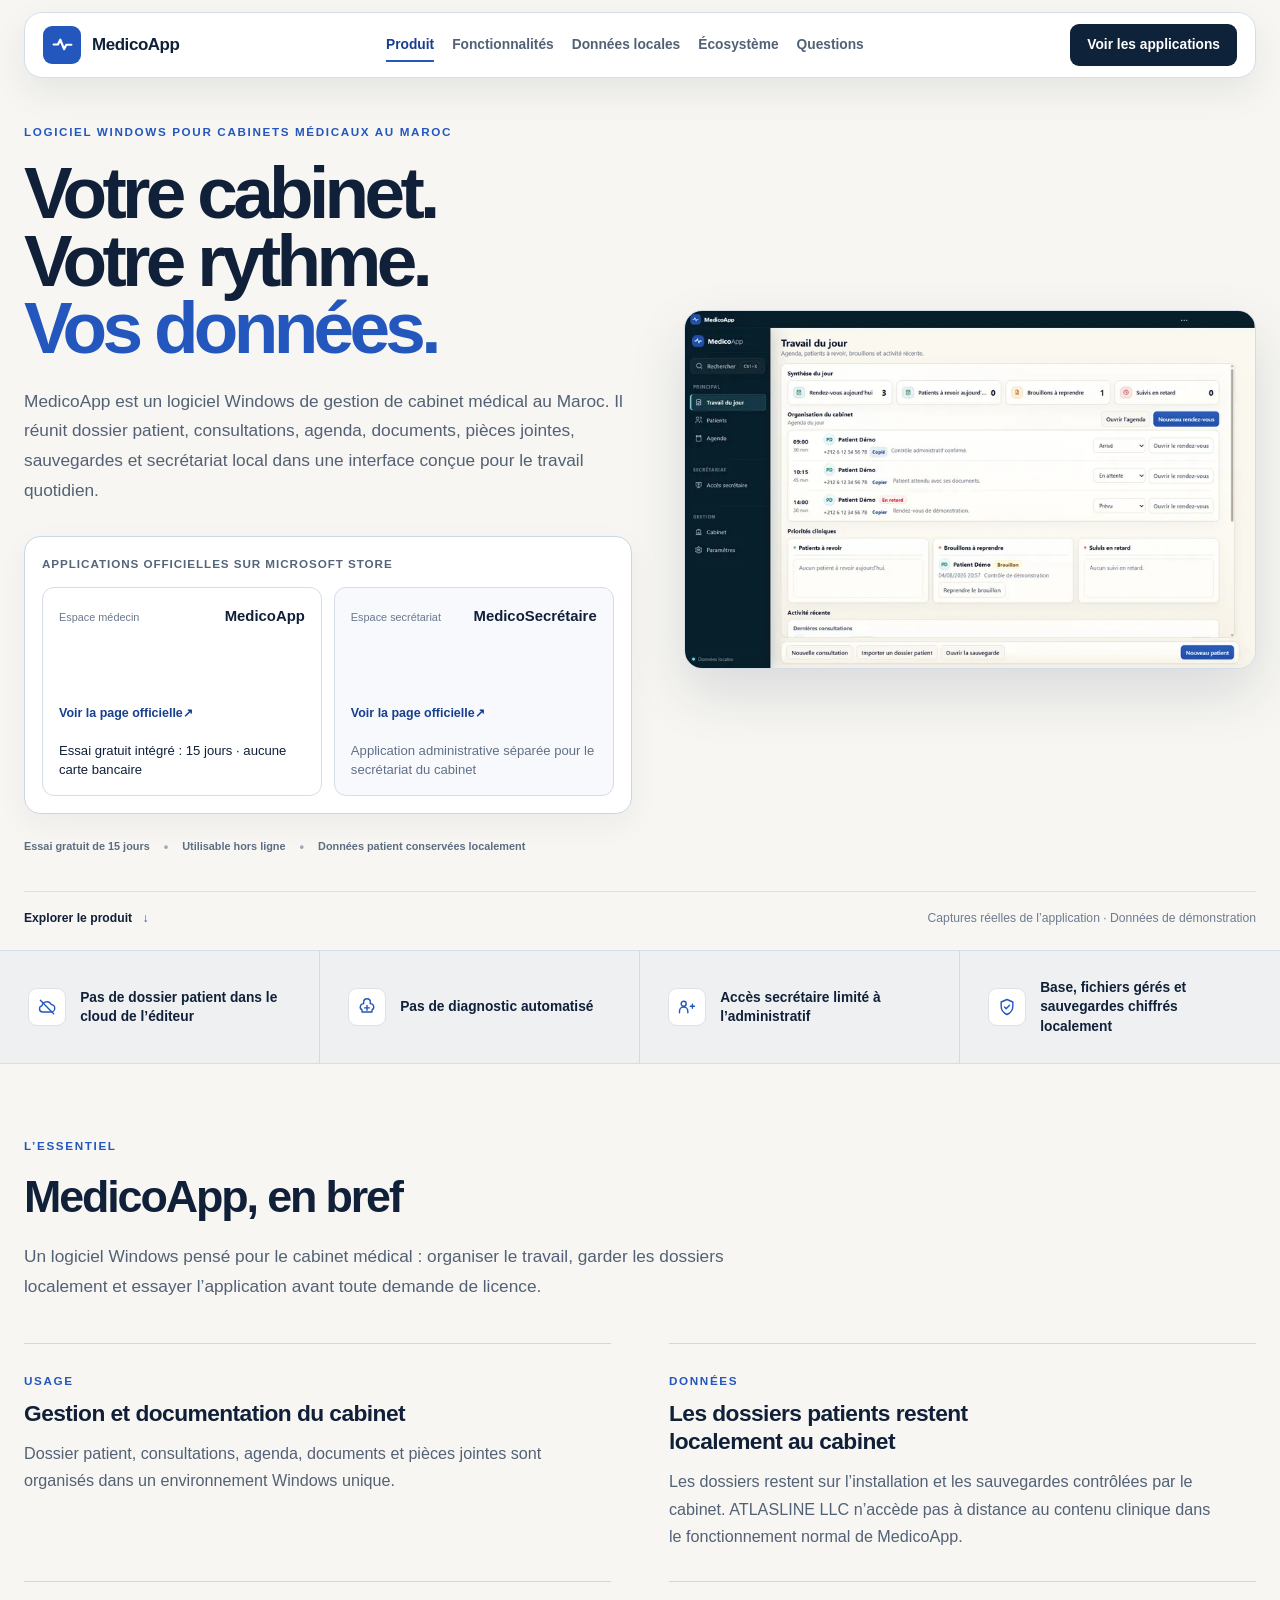
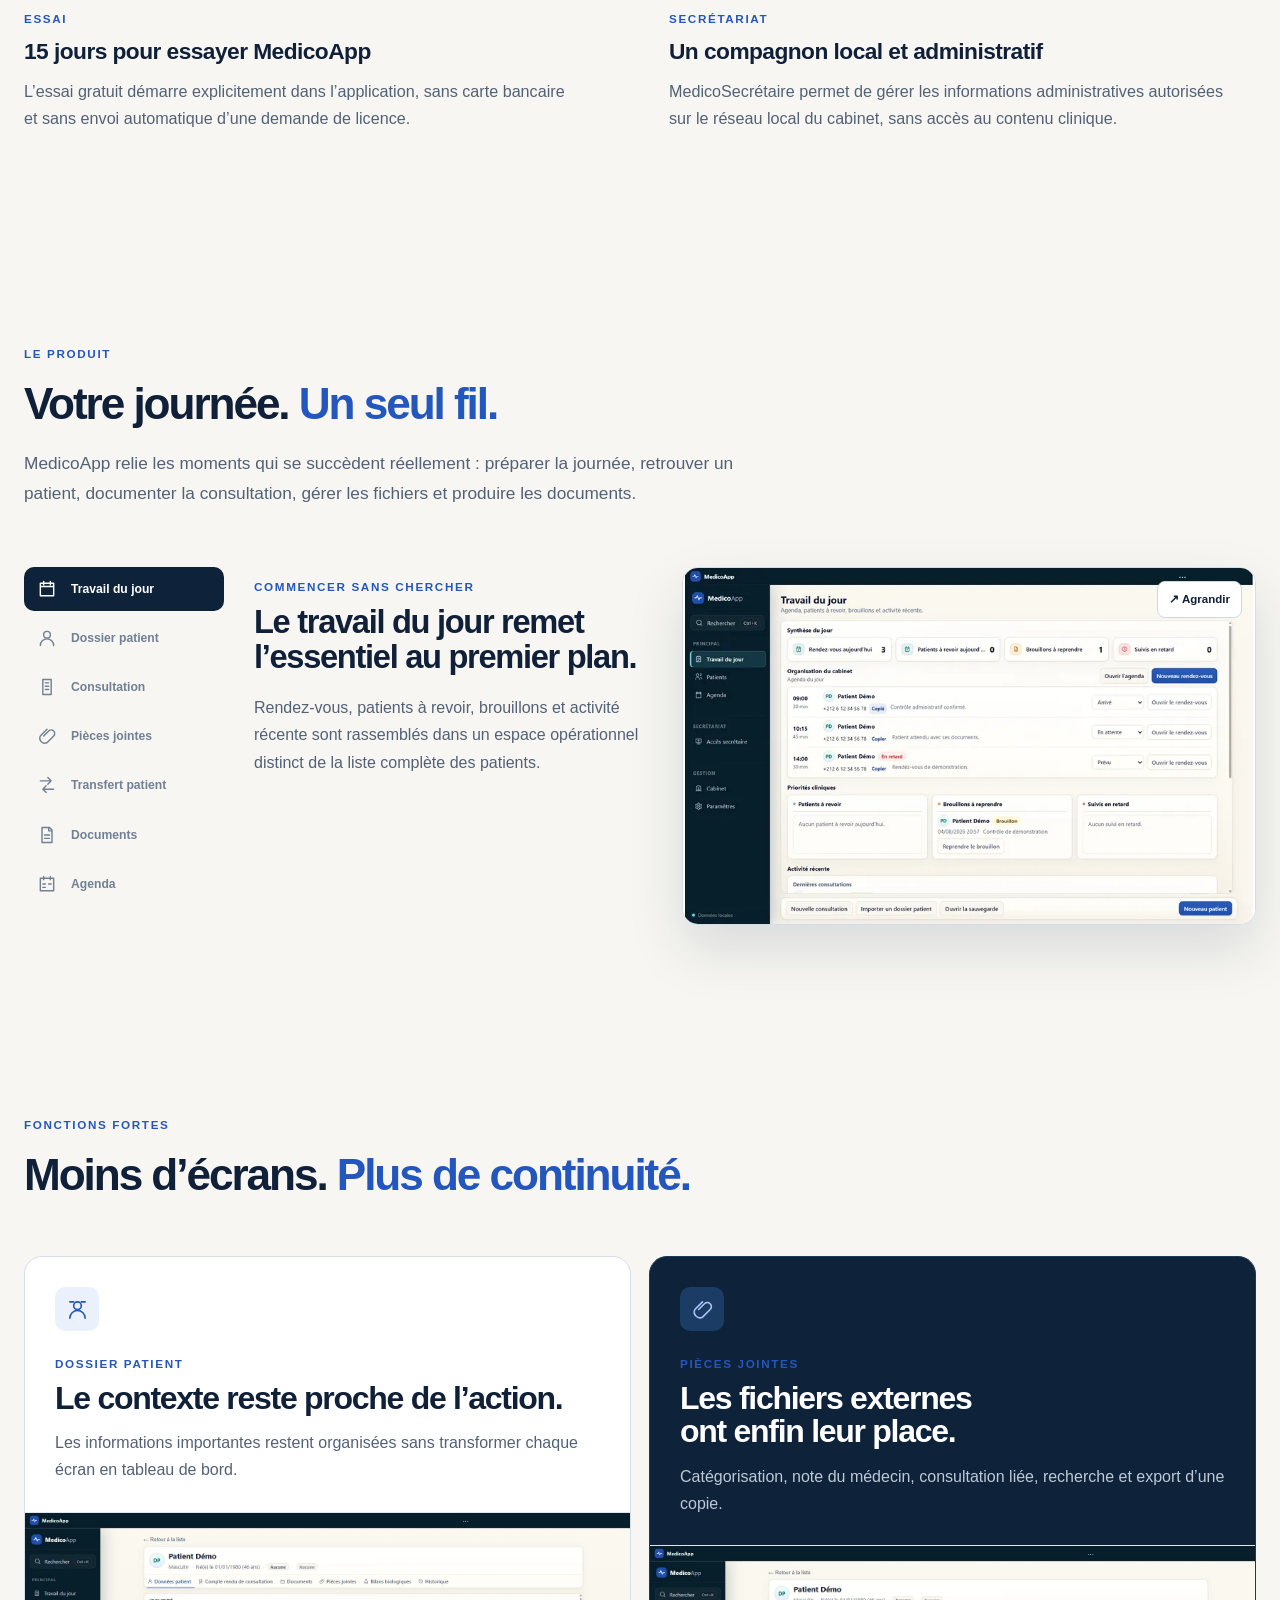
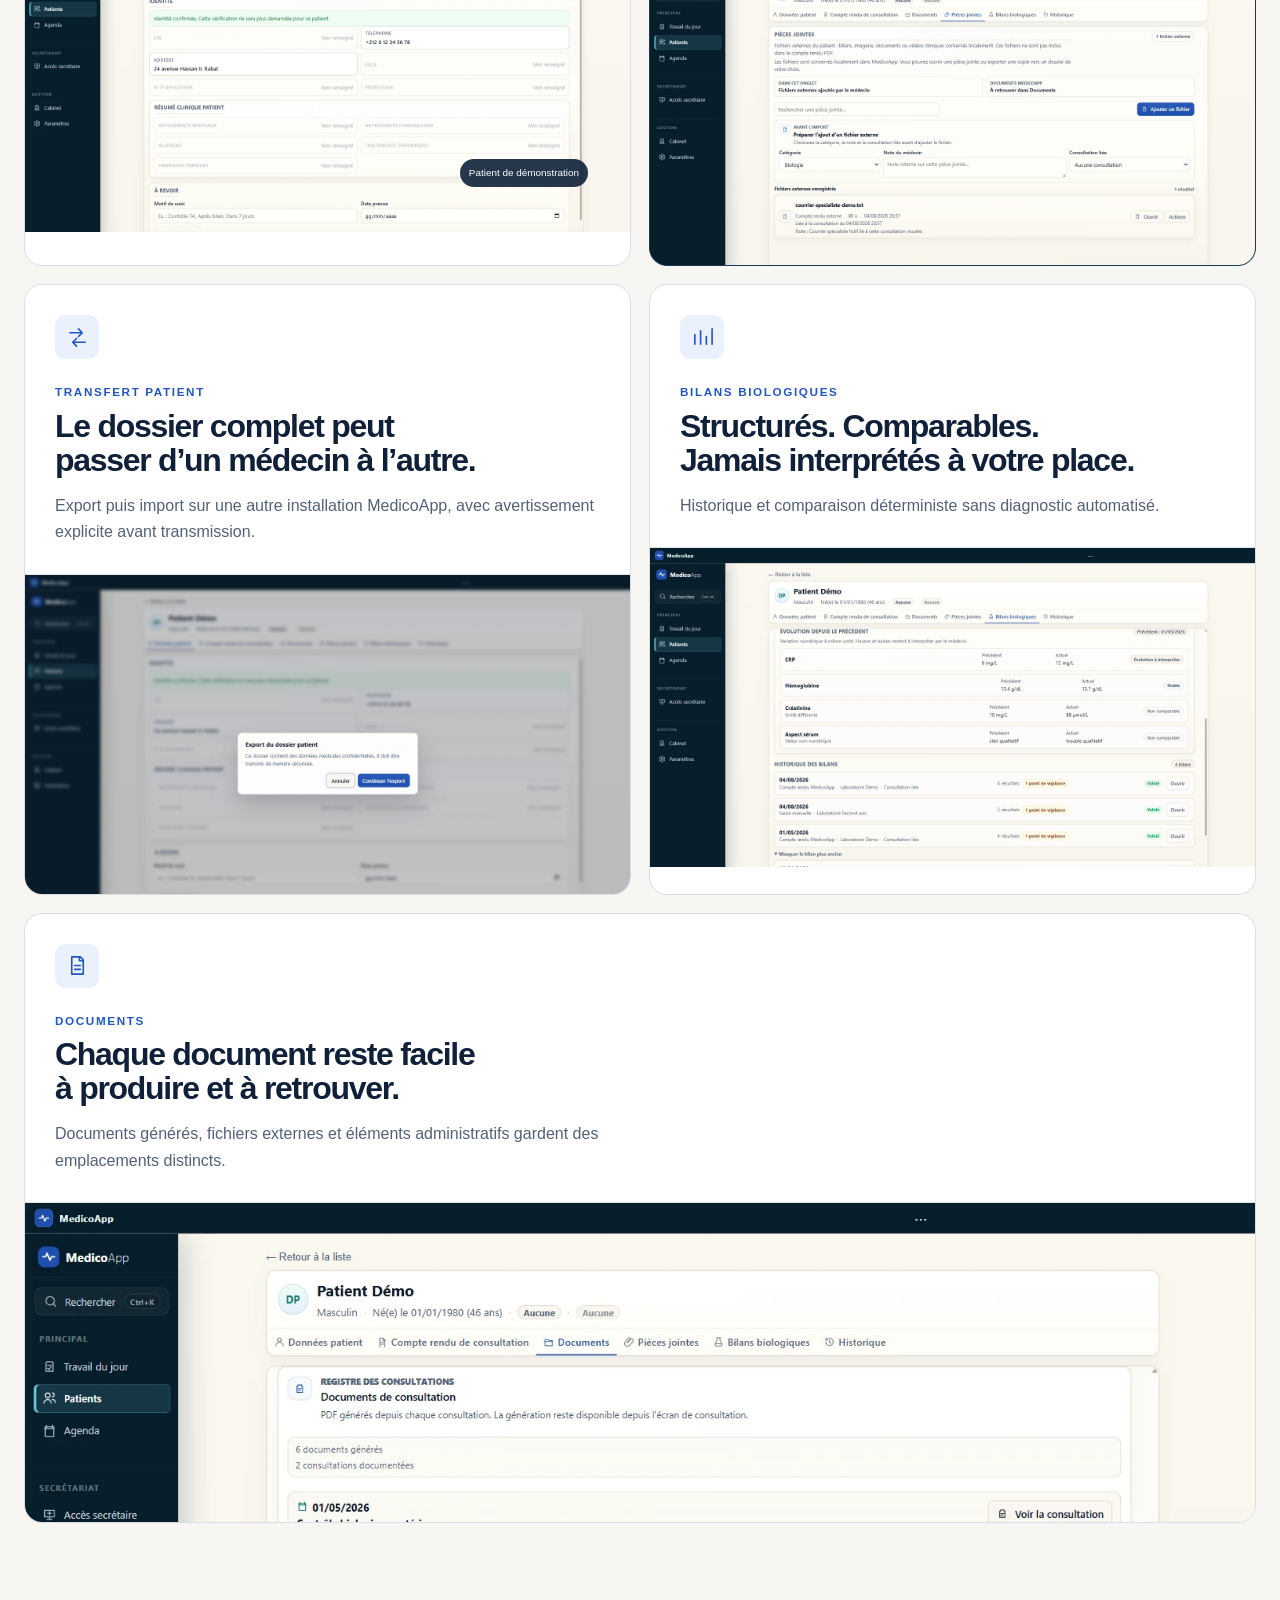
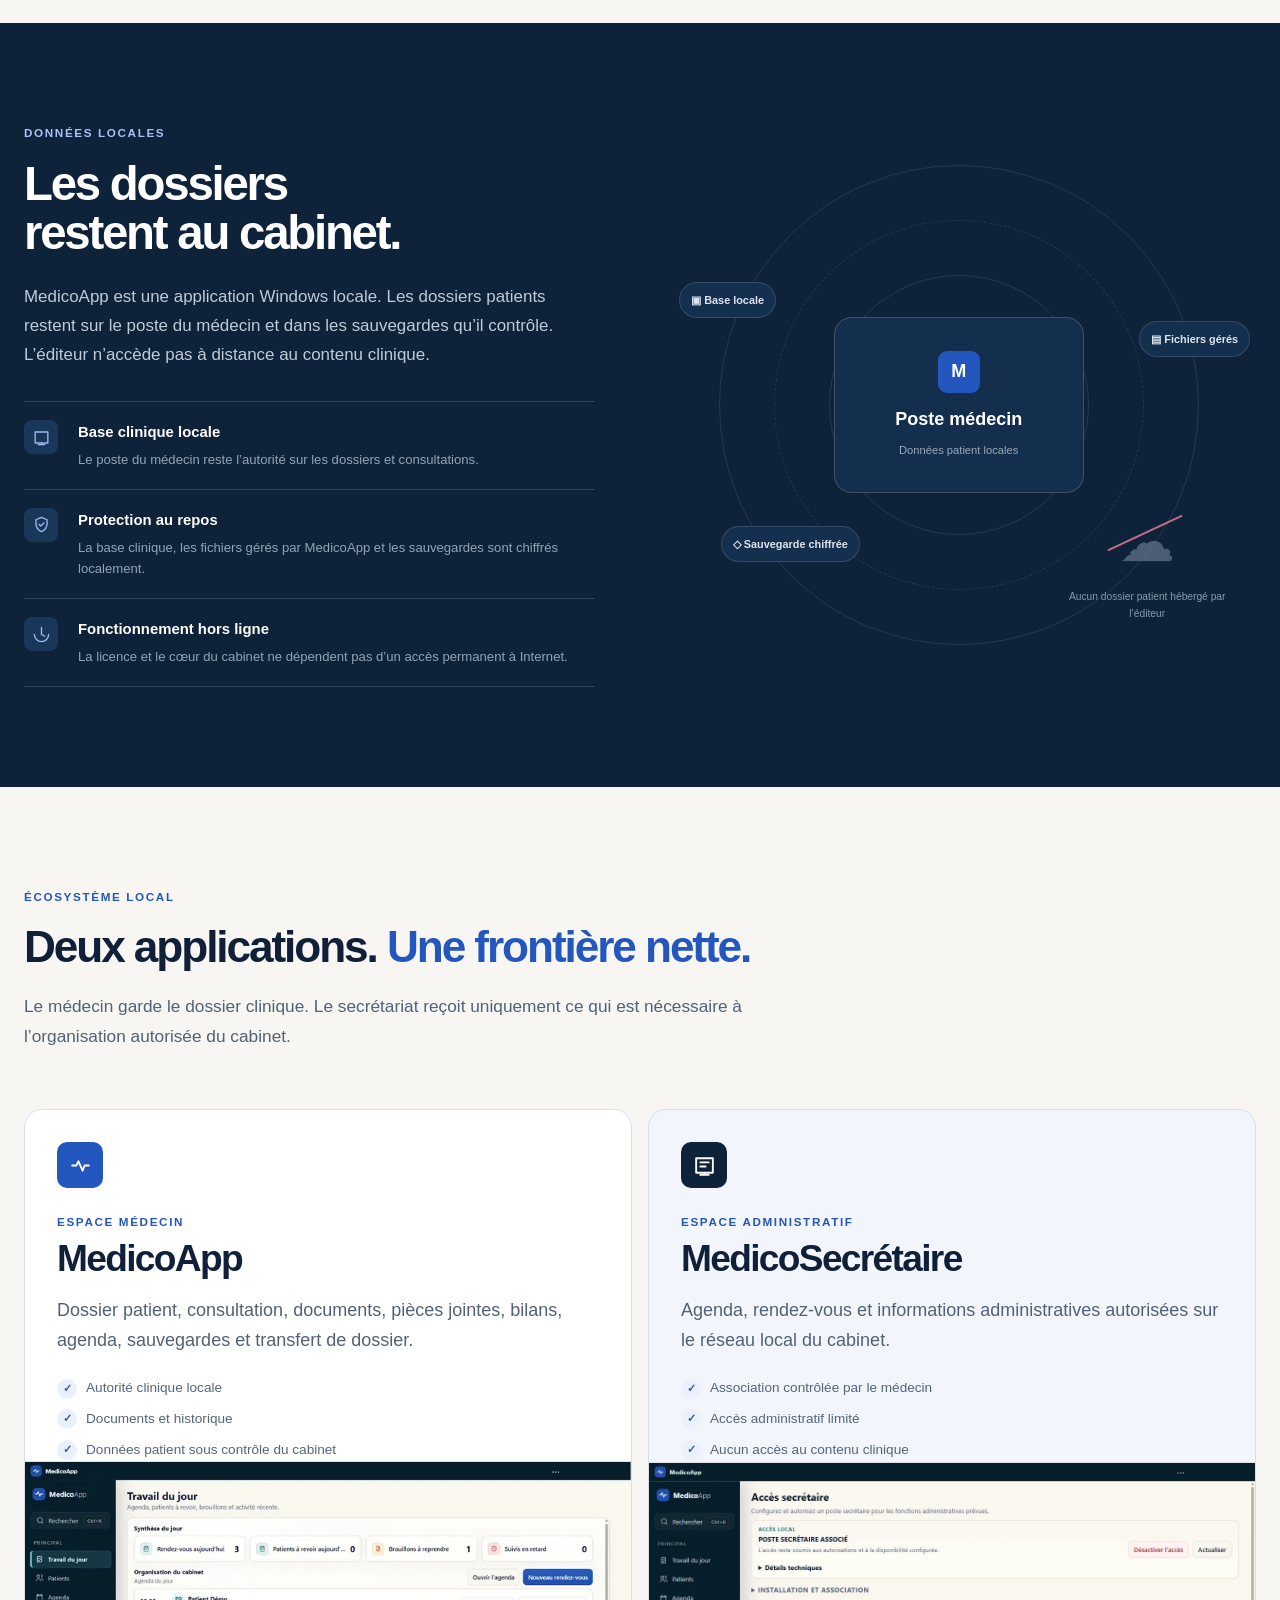
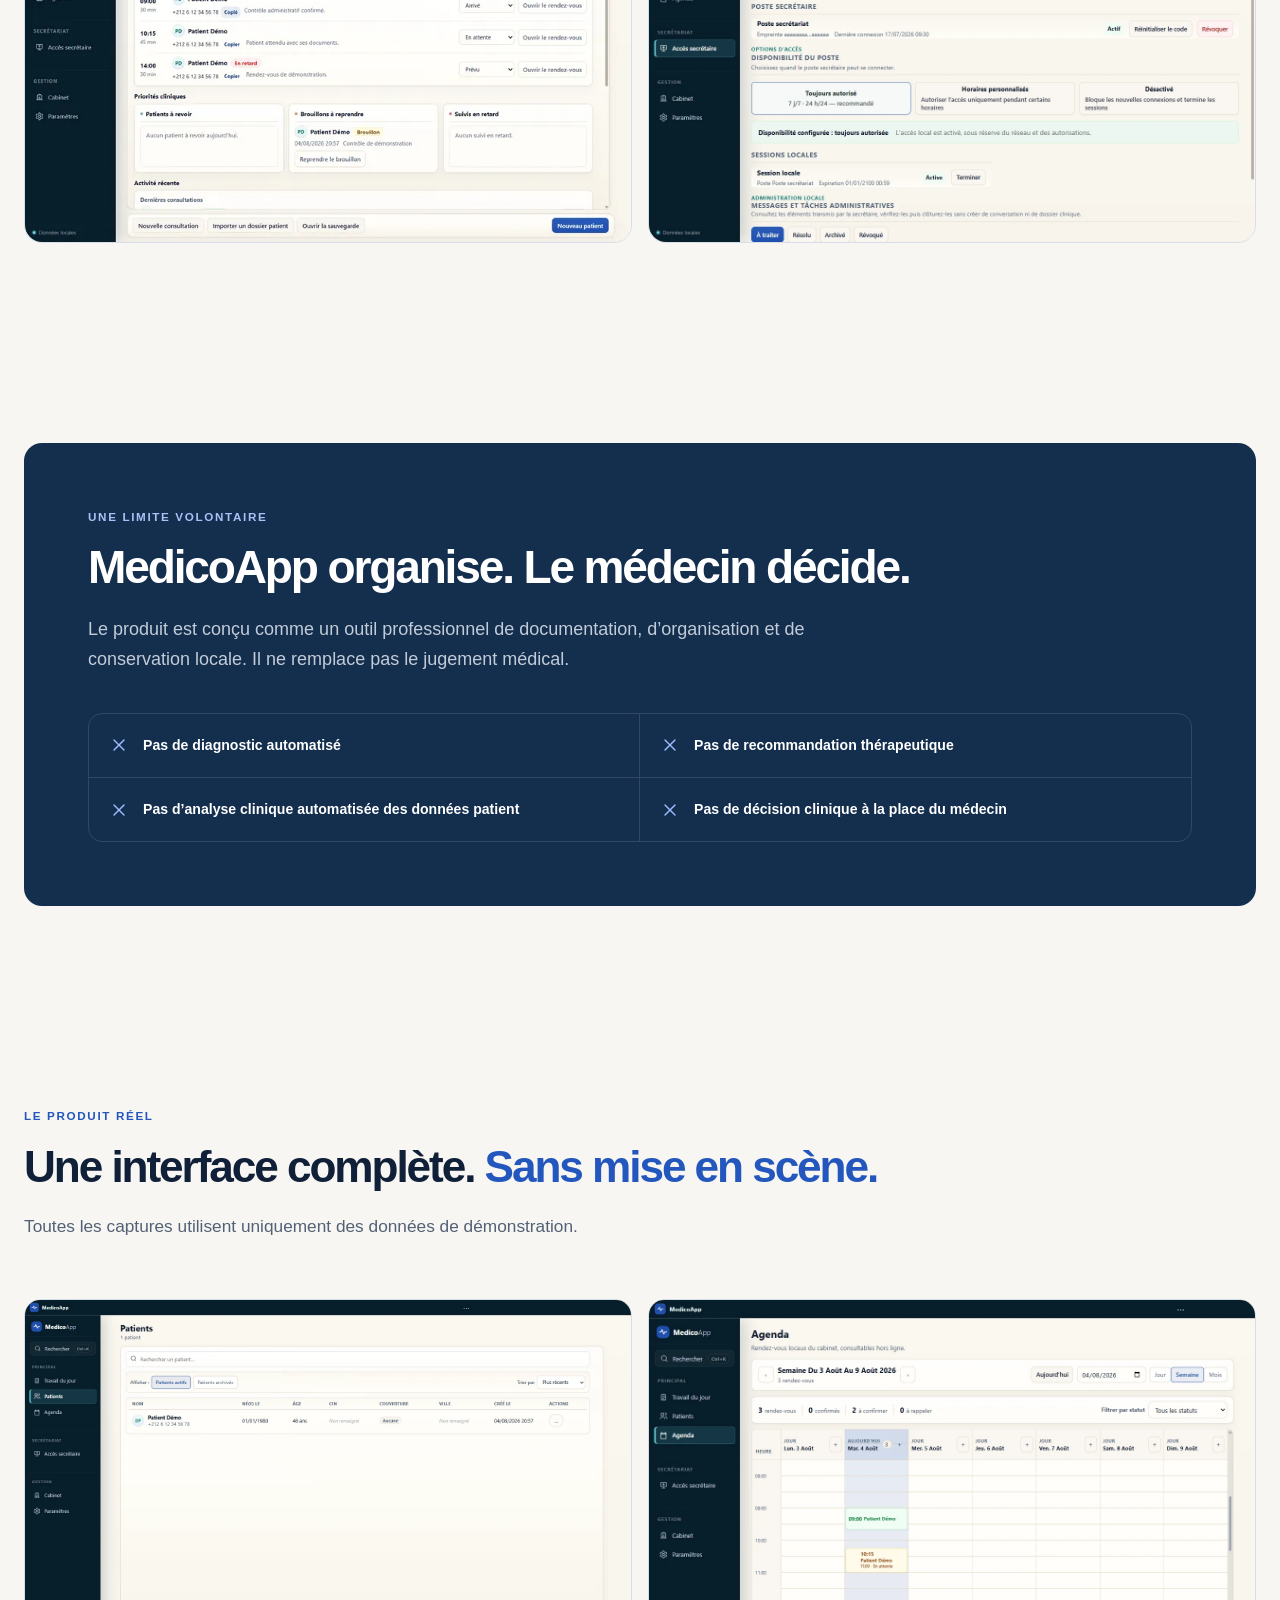
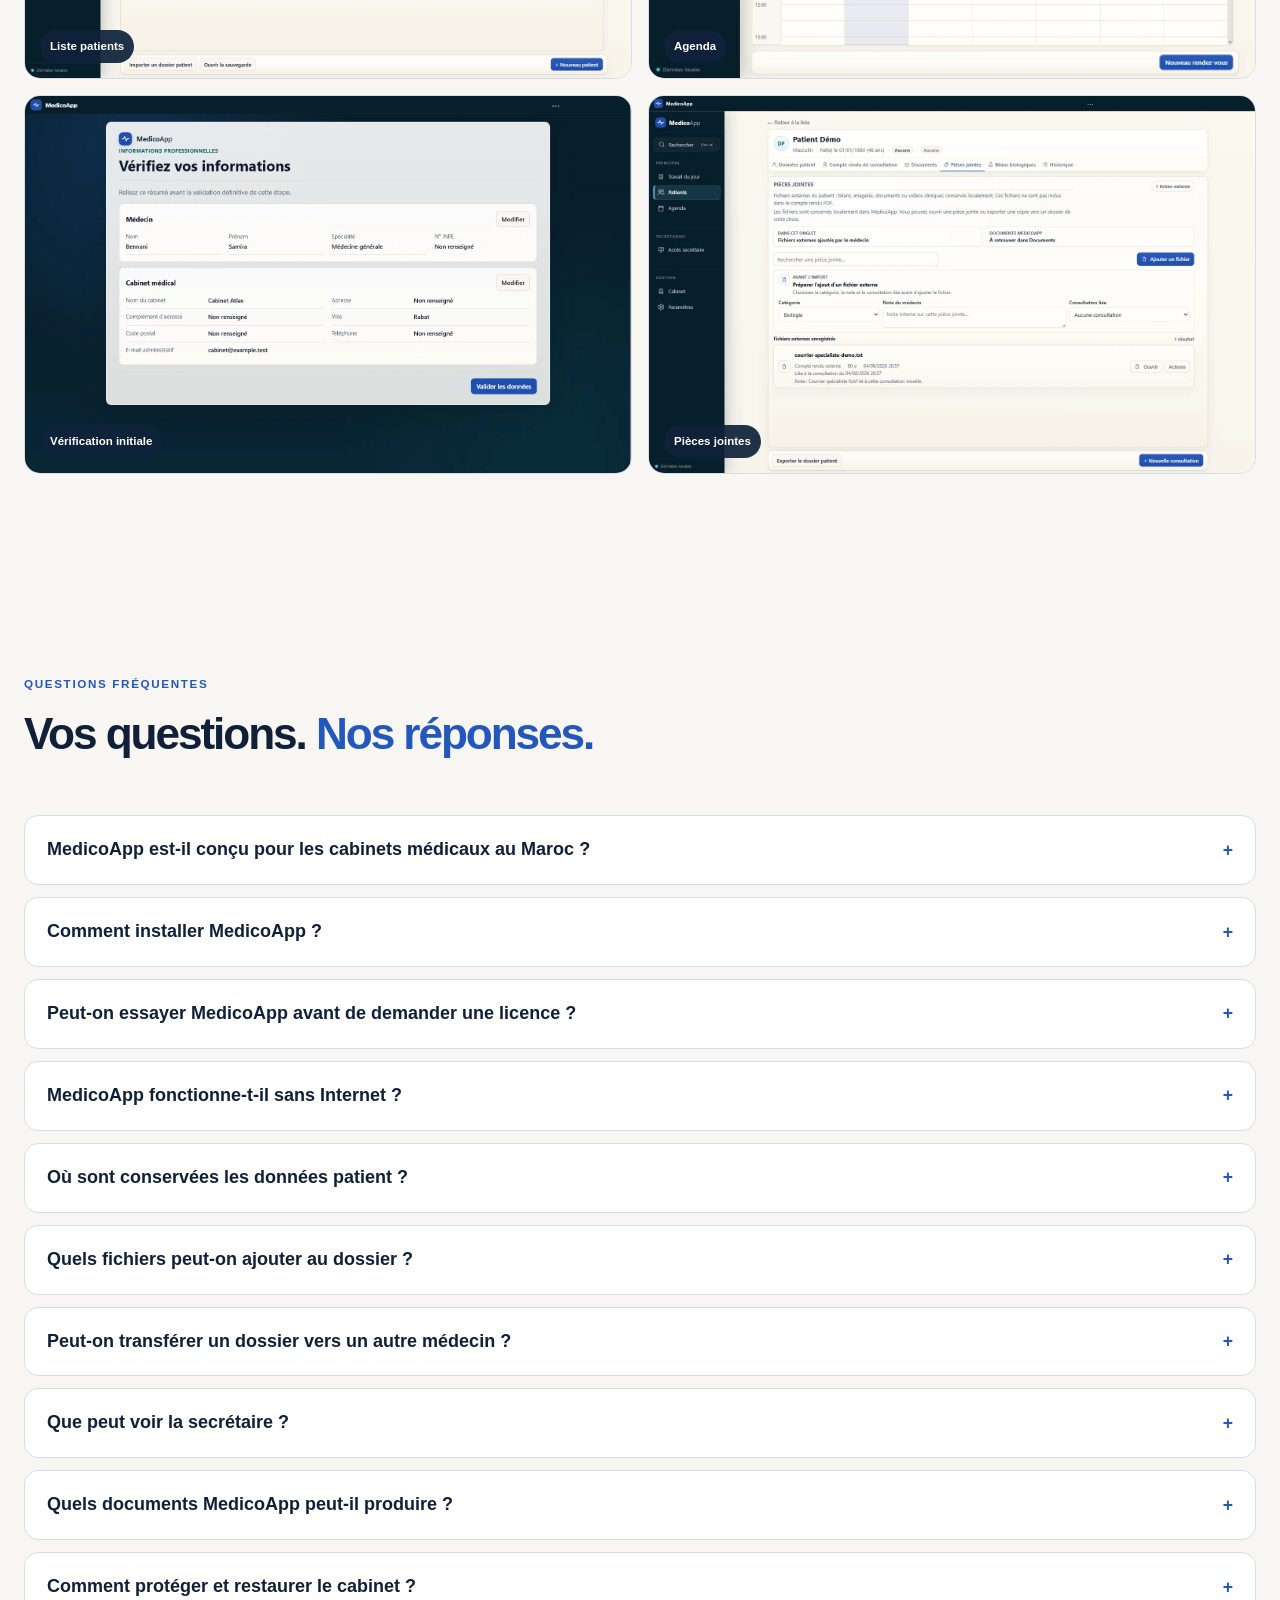
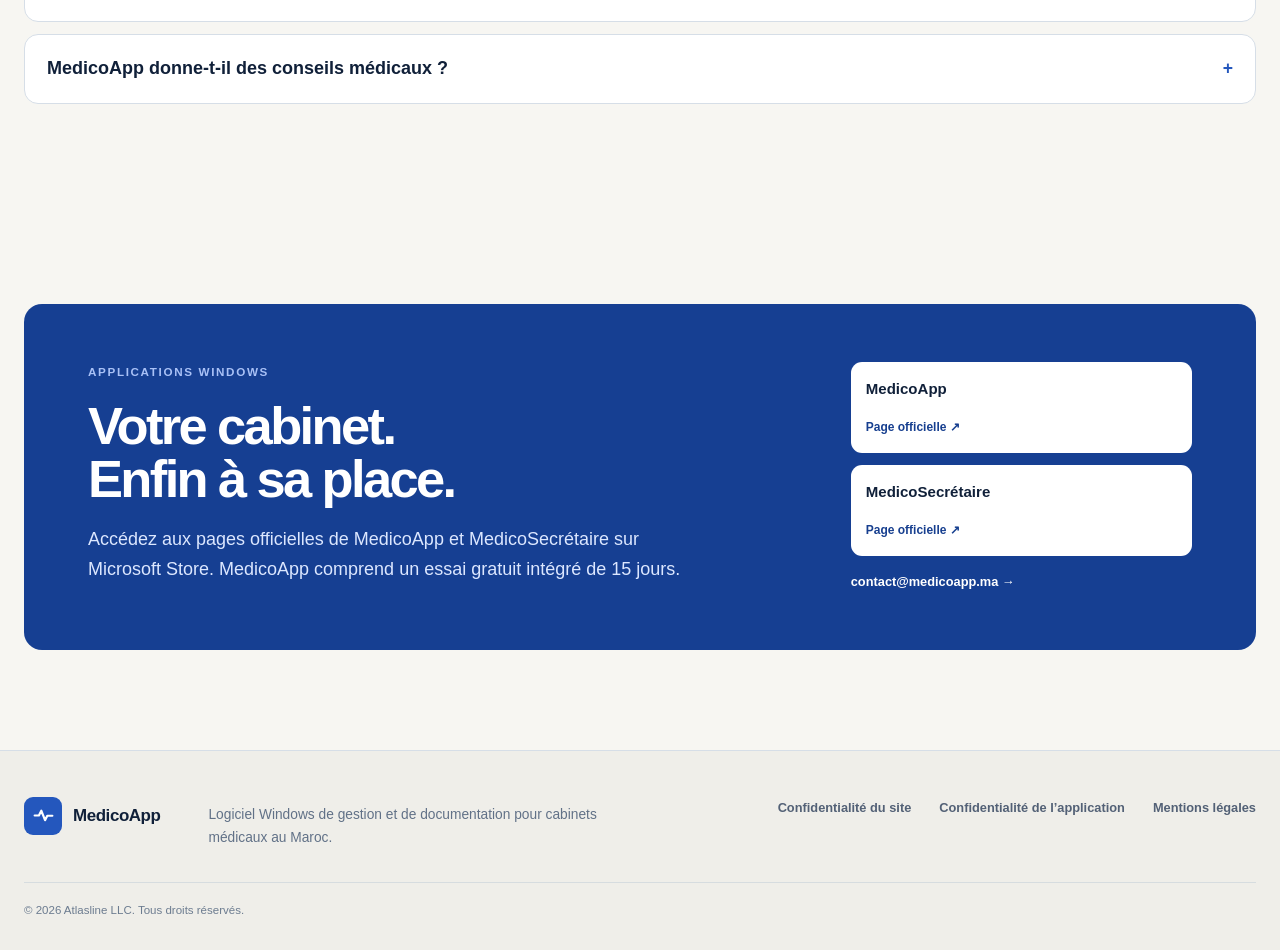
<file: public/index.html>
<!DOCTYPE html>

<html lang="fr-MA">
<head>
<meta charset="utf-8"/>
<meta content="width=device-width, initial-scale=1" name="viewport"/>
<title>MedicoApp — Logiciel de gestion de cabinet médical au Maroc</title>
<meta content="Logiciel Windows pour cabinets médicaux au Maroc : dossier patient, consultations, agenda, documents, sauvegardes locales et essai gratuit de 15 jours." name="description"/>
<meta content="#0f2239" name="theme-color"/>
<link href="https://medicoapp.ma/" rel="canonical"/>
<link href="assets/favicon.svg" rel="icon" type="image/svg+xml"/>
<link crossorigin="anonymous" href="https://get.microsoft.com" rel="preconnect"/><link as="image" href="assets/hero-dashboard.webp" imagesizes="(max-width: 780px) calc(100vw - 28px), (max-width: 1199px) 900px, 700px" imagesrcset="assets/hero-dashboard-800.webp 800w, assets/hero-dashboard-1280.webp 1280w, assets/hero-dashboard.webp 1603w" rel="preload" type="image/webp"/>
<link href="styles.css" rel="stylesheet"/>
<meta content="MedicoApp" property="og:site_name"/><meta content="website" property="og:type"/>
<meta content="fr_MA" property="og:locale"/>
<meta content="MedicoApp — Logiciel de cabinet médical au Maroc" property="og:title"/>
<meta content="Logiciel Windows pour cabinets médicaux au Maroc : dossier patient, agenda, documents, sauvegardes locales et essai gratuit de 15 jours." property="og:description"/>
<meta content="https://medicoapp.ma/" property="og:url"/>
<meta content="https://medicoapp.ma/assets/social-card.png" property="og:image"/><meta content="1200" property="og:image:width"/><meta content="630" property="og:image:height"/><meta content="image/png" property="og:image:type"/><meta content="MedicoApp — logiciel Windows pour cabinets médicaux" property="og:image:alt"/>
<meta content="summary_large_image" name="twitter:card"/>
<meta content="index,follow,max-image-preview:large,max-snippet:-1,max-video-preview:-1" name="robots"/><meta content="MedicoApp — Logiciel de cabinet médical au Maroc" name="twitter:title"/><meta content="Logiciel Windows pour cabinets médicaux au Maroc : dossier patient, agenda, documents, sauvegardes locales et essai gratuit de 15 jours." name="twitter:description"/><meta content="https://medicoapp.ma/assets/social-card.png" name="twitter:image"/><meta content="MedicoApp — logiciel Windows pour cabinets médicaux" name="twitter:image:alt"/><script type="application/ld+json">{"@context":"https://schema.org","@graph":[{"@type":"Organization","@id":"https://medicoapp.ma/#organization","name":"Atlasline LLC","url":"https://medicoapp.ma/","email":"mailto:contact@medicoapp.ma","areaServed":{"@type":"Country","name":"Morocco"}},{"@type":"WebSite","@id":"https://medicoapp.ma/#website","url":"https://medicoapp.ma/","name":"MedicoApp","alternateName":"MedicoApp Maroc","inLanguage":"fr-MA","publisher":{"@id":"https://medicoapp.ma/#organization"}},{"@type":"SoftwareApplication","@id":"https://medicoapp.ma/#medicoapp","name":"MedicoApp","url":"https://medicoapp.ma/","sameAs":["https://apps.microsoft.com/detail/9P7R8HBR5R9P"],"downloadUrl":"https://apps.microsoft.com/detail/9P7R8HBR5R9P","applicationCategory":"BusinessApplication","applicationSubCategory":"Logiciel de gestion de cabinet médical","operatingSystem":"Windows","countriesSupported":"MA","inLanguage":"fr-MA","description":"Logiciel Windows pour cabinets médicaux au Maroc : dossier patient, consultations, agenda, documents, sauvegardes locales et essai gratuit de 15 jours.","featureList":["Dossier patient local","Consultations","Agenda et rendez-vous","Documents et pièces jointes","Sauvegardes locales chiffrées","Essai gratuit intégré de 15 jours","Accès administratif local avec MedicoSecrétaire"],"image":["https://medicoapp.ma/assets/social-card.png","https://medicoapp.ma/assets/hero-dashboard-1280.webp"],"publisher":{"@id":"https://medicoapp.ma/#organization"}},{"@type":"SoftwareApplication","@id":"https://medicoapp.ma/#medicosecretaire","name":"MedicoSecrétaire","url":"https://medicoapp.ma/#medicosecretaire","sameAs":["https://apps.microsoft.com/detail/9N6L0B0H88LB"],"downloadUrl":"https://apps.microsoft.com/detail/9N6L0B0H88LB","applicationCategory":"BusinessApplication","applicationSubCategory":"Logiciel de secrétariat médical","operatingSystem":"Windows","countriesSupported":"MA","inLanguage":"fr-MA","description":"Compagnon Windows local de MedicoApp pour l’agenda, les rendez-vous et les informations administratives autorisées du cabinet.","publisher":{"@id":"https://medicoapp.ma/#organization"}},{"@type":"FAQPage","@id":"https://medicoapp.ma/#questions","mainEntity":[{"@type":"Question","name":"MedicoApp est-il conçu pour les cabinets médicaux au Maroc ?","acceptedAnswer":{"@type":"Answer","text":"Oui. MedicoApp est une application Windows en français destinée aux cabinets médicaux au Maroc. Elle organise le dossier patient, les consultations, les documents, l’agenda, les sauvegardes et le secrétariat local, sans dépendre d’un hébergement cloud des dossiers patients par l’éditeur."}},{"@type":"Question","name":"Comment installer MedicoApp ?","acceptedAnswer":{"@type":"Answer","text":"MedicoApp est distribué via sa page officielle Microsoft Store, accessible depuis medicoapp.ma ou par lien direct. MedicoSecrétaire est une application séparée et optionnelle pour le poste administratif du cabinet."}},{"@type":"Question","name":"Peut-on essayer MedicoApp avant de demander une licence ?","acceptedAnswer":{"@type":"Answer","text":"Oui. MedicoApp comprend un essai gratuit de 15 jours. Il démarre uniquement lorsque vous choisissez « Démarrer l’essai gratuit » dans l’application. Aucune carte bancaire n’est demandée et aucune demande de licence n’est envoyée automatiquement. À la fin de l’essai, l’activation commerciale reste une démarche distincte et explicite."}},{"@type":"Question","name":"MedicoApp fonctionne-t-il sans Internet ?","acceptedAnswer":{"@type":"Answer","text":"Oui. L’essai gratuit et le cœur du cabinet fonctionnent localement. Après activation d’une licence, l’utilisation quotidienne ne dépend pas d’un accès permanent à Internet. Internet reste utile pour la distribution, les mises à jour et certaines opérations externes, pas pour ouvrir les dossiers au quotidien."}},{"@type":"Question","name":"Où sont conservées les données patient ?","acceptedAnswer":{"@type":"Answer","text":"Sur l’installation locale du médecin et dans les sauvegardes locales qu’il contrôle. MedicoApp n’héberge pas les dossiers dans un cloud patient de l’éditeur."}},{"@type":"Question","name":"Quels fichiers peut-on ajouter au dossier ?","acceptedAnswer":{"@type":"Answer","text":"Les pièces jointes permettent de conserver localement des bilans, courriers, images et documents externes. Elles peuvent être catégorisées, annotées et liées à une consultation."}},{"@type":"Question","name":"Peut-on transférer un dossier vers un autre médecin ?","acceptedAnswer":{"@type":"Answer","text":"Oui. Le dossier patient peut être exporté puis importé sur une autre installation MedicoApp. Le transfert du fichier exporté doit être réalisé par un moyen adapté à la confidentialité des données."}},{"@type":"Question","name":"Que peut voir la secrétaire ?","acceptedAnswer":{"@type":"Answer","text":"Uniquement les informations administratives autorisées : agenda, rendez-vous, identité administrative et notes d’organisation. Les consultations, ordonnances, bilans et pièces cliniques restent hors de son accès."}},{"@type":"Question","name":"Quels documents MedicoApp peut-il produire ?","acceptedAnswer":{"@type":"Answer","text":"Le produit prend en charge les documents du cabinet prévus dans son parcours, notamment ordonnances, comptes rendus et demandes liées à la consultation, à partir des informations saisies et validées par le médecin."}},{"@type":"Question","name":"Comment protéger et restaurer le cabinet ?","acceptedAnswer":{"@type":"Answer","text":"MedicoApp prévoit des sauvegardes locales chiffrées, vérifiables et restaurables. Le médecin choisit où conserver ses copies de sauvegarde et garde la maîtrise de la procédure de récupération."}},{"@type":"Question","name":"MedicoApp donne-t-il des conseils médicaux ?","acceptedAnswer":{"@type":"Answer","text":"Non. Il structure, organise et conserve les informations saisies. Il ne fournit pas de diagnostic automatisé, d’interprétation clinique ou de recommandation thérapeutique."}}]}]}</script></head>
<body class="home-page"><noscript><div class="noscript-store">JavaScript est désactivé. <a href="https://apps.microsoft.com/detail/9P7R8HBR5R9P">MedicoApp sur Microsoft Store</a> · <a href="https://apps.microsoft.com/detail/9N6L0B0H88LB">MedicoSecrétaire sur Microsoft Store</a></div></noscript>
<a class="skip-link" href="#contenu">Aller au contenu</a><div aria-hidden="true" class="page-top-anchor" id="accueil"></div>
<div aria-hidden="true" class="page-progress"><span id="progressBar"></span></div>
<header class="site-header">
<div class="nav-shell">
<a aria-label="MedicoApp — accueil" class="brand" href="#accueil">
<span aria-hidden="true" class="brand-mark"><svg viewbox="0 0 48 48"><path d="M7 24h8.2l4.6-9.1L27 33l4.3-8.5H41"></path></svg></span>
<span>MedicoApp</span>
</a>
<button aria-controls="mainNav" aria-expanded="false" class="nav-toggle" id="navToggle" type="button"><span class="sr-only" data-close-label="Fermer le menu" data-open-label="Ouvrir le menu">Ouvrir le menu</span><i></i><i></i></button>
<nav aria-label="Navigation principale" class="main-nav" id="mainNav">
<a href="#produit">Produit</a>
<a href="#fonctions">Fonctionnalités</a>
<a href="#donnees-locales">Données locales</a>
<a href="#ecosysteme">Écosystème</a>
<a href="#questions">Questions</a>
</nav>
<a class="nav-cta" href="#store">Voir les applications</a>
</div>
</header>
<main id="contenu">
<section aria-labelledby="hero-title" class="hero">
<div class="hero-shell">
<div class="hero-copy reveal">
<p class="eyebrow">Logiciel Windows pour cabinets médicaux au Maroc</p>
<h1 id="hero-title"><span>Votre cabinet.</span>
 <span>Votre rythme.</span>
 <span class="accent">Vos données.</span></h1>
<p class="hero-lead">MedicoApp est un logiciel Windows de gestion de cabinet médical au Maroc. Il réunit dossier patient, consultations, agenda, documents, pièces jointes, sauvegardes et secrétariat local dans une interface conçue pour le travail quotidien.</p>
<div aria-labelledby="store-title" class="store-launch" id="store">
<p class="store-kicker" id="store-title">Applications officielles sur Microsoft Store</p>
<div class="store-products">
<article class="store-product">
<div><small>Espace médecin</small><b>MedicoApp</b></div>
<ms-store-badge animation="off" language="fr" productid="9P7R8HBR5R9P" productname="MedicoApp" theme="dark" window-mode="direct"></ms-store-badge>
<a class="store-direct-link" href="https://apps.microsoft.com/detail/9P7R8HBR5R9P" rel="noopener noreferrer" target="_blank">Voir la page officielle <span aria-hidden="true">↗</span></a>
<p class="store-trial-note">Essai gratuit intégré : 15 jours · aucune carte bancaire</p>
</article>
<article class="store-product secondary">
<div><small>Espace secrétariat</small><b>MedicoSecrétaire</b></div>
<ms-store-badge animation="off" language="fr" productid="9N6L0B0H88LB" productname="MedicoSecrétaire" theme="dark" window-mode="direct"></ms-store-badge>
<a class="store-direct-link" href="https://apps.microsoft.com/detail/9N6L0B0H88LB" rel="noopener noreferrer" target="_blank">Voir la page officielle <span aria-hidden="true">↗</span></a>
<p class="store-trial-note subtle-note">Application administrative séparée pour le secrétariat du cabinet</p>
</article>
</div>
</div>
<ul aria-label="Points clés" class="hero-meta"><li>Essai gratuit de 15 jours</li><li>Utilisable hors ligne</li><li>Données patient conservées localement</li></ul>
</div>
<div class="hero-visual reveal" id="heroVisual">
<div class="hero-screen-wrap">
<img alt="Écran Travail du jour de MedicoApp avec données de démonstration" decoding="async" fetchpriority="high" height="1003" sizes="(max-width: 780px) calc(100vw - 28px), (max-width: 1199px) 900px, 700px" src="assets/hero-dashboard.webp" srcset="assets/hero-dashboard-800.webp 800w, assets/hero-dashboard-1280.webp 1280w, assets/hero-dashboard.webp 1603w" width="1603"/>
</div>
</div>
</div>
<div class="hero-bottom"><a href="#produit">Explorer le produit <span>↓</span></a><p>Captures réelles de l’application · Données de démonstration</p></div>
</section>
<section aria-label="Principes MedicoApp" class="trust-strip">
<article><span class="trust-icon"><svg viewbox="0 0 24 24"><path d="M6.5 18h10a4.5 4.5 0 0 0 .6-9 6 6 0 0 0-11.2 1.7A3.7 3.7 0 0 0 6.5 18Z"></path><path d="M4 4l16 16"></path></svg></span><b>Pas de dossier patient dans le cloud de l’éditeur</b></article>
<article><span class="trust-icon"><svg viewbox="0 0 24 24"><path d="M8 6a4 4 0 1 1 8 0v2a4 4 0 0 1 2 7.5V18H6v-2.5A4 4 0 0 1 8 8Z"></path><path d="M9 13h6M12 10v6"></path></svg></span><b>Pas de diagnostic automatisé</b></article>
<article><span class="trust-icon"><svg viewbox="0 0 24 24"><circle cx="8" cy="8" r="3"></circle><path d="M3 19v-2a5 5 0 0 1 10 0v2M16 11h5M18.5 8.5v5"></path></svg></span><b>Accès secrétaire limité à l’administratif</b></article>
<article><span class="trust-icon"><svg viewbox="0 0 24 24"><path d="M12 3 5 6v5c0 4.6 2.8 8 7 10 4.2-2 7-5.4 7-10V6Z"></path><path d="M9 12l2 2 4-4"></path></svg></span><b>Base, fichiers gérés et sauvegardes chiffrés localement</b></article>
</section><section aria-labelledby="medicoapp-maroc-title" class="seo-facts section" id="medicoapp-maroc">
<div class="section-heading compact reveal">
<p class="eyebrow">L’essentiel</p>
<h2 id="medicoapp-maroc-title">MedicoApp, en bref</h2>
<p>Un logiciel Windows pensé pour le cabinet médical : organiser le travail, garder les dossiers localement et essayer l’application avant toute demande de licence.</p>
</div>
<div class="facts-grid">
<article class="fact-card reveal">
<p class="mini-label">Usage</p>
<h3>Gestion et documentation du cabinet</h3>
<p>Dossier patient, consultations, agenda, documents et pièces jointes sont organisés dans un environnement Windows unique.</p>
</article>
<article class="fact-card reveal">
<p class="mini-label">Données</p>
<h3>Les dossiers patients restent localement au cabinet</h3>
<p>Les dossiers restent sur l’installation et les sauvegardes contrôlées par le cabinet. ATLASLINE LLC n’accède pas à distance au contenu clinique dans le fonctionnement normal de MedicoApp.</p>
</article>
<article class="fact-card reveal">
<p class="mini-label">Essai</p>
<h3>15 jours pour essayer MedicoApp</h3>
<p>L’essai gratuit démarre explicitement dans l’application, sans carte bancaire et sans envoi automatique d’une demande de licence.</p>
</article>
<article class="fact-card reveal">
<p class="mini-label">Secrétariat</p>
<h3>Un compagnon local et administratif</h3>
<p>MedicoSecrétaire permet de gérer les informations administratives autorisées sur le réseau local du cabinet, sans accès au contenu clinique.</p>
</article>
</div>
</section>
<section class="product-story section" id="produit">
<div class="section-heading reveal">
<p class="eyebrow">Le produit</p>
<h2><span>Votre journée.</span>
 <span class="accent">Un seul fil.</span></h2>
<p>MedicoApp relie les moments qui se succèdent réellement : préparer la journée, retrouver un patient, documenter la consultation, gérer les fichiers et produire les documents.</p>
</div>
<div class="experience-stage">
<div aria-label="Aperçus MedicoApp" class="experience-nav reveal" role="tablist">
<button aria-controls="panel-day" aria-label="Travail du jour" aria-selected="true" class="experience-tab is-active" data-screen="day" id="tab-day" role="tab" tabindex="0" type="button"><svg viewbox="0 0 24 24"><path d="M4 5h16v15H4zM8 3v4M16 3v4M4 9h16"></path></svg><span>Travail du jour</span></button>
<button aria-controls="panel-patient" aria-label="Dossier patient" aria-selected="false" class="experience-tab" data-screen="patient" id="tab-patient" role="tab" tabindex="-1" type="button"><svg viewbox="0 0 24 24"><circle cx="12" cy="8" r="4"></circle><path d="M4 21a8 8 0 0 1 16 0"></path></svg><span>Dossier patient</span></button>
<button aria-controls="panel-consult" aria-label="Consultation" aria-selected="false" class="experience-tab" data-screen="consult" id="tab-consult" role="tab" tabindex="-1" type="button"><svg viewbox="0 0 24 24"><path d="M7 3h10v18H7zM10 7h4M10 11h4M10 15h4"></path></svg><span>Consultation</span></button>
<button aria-controls="panel-attachments" aria-label="Pièces jointes" aria-selected="false" class="experience-tab" data-screen="attachments" id="tab-attachments" role="tab" tabindex="-1" type="button"><svg viewbox="0 0 24 24"><path d="m8 12 6-6a4 4 0 0 1 6 6l-8 8a6 6 0 0 1-8-8l8-8"></path></svg><span>Pièces jointes</span></button>
<button aria-controls="panel-transfer" aria-label="Transfert patient" aria-selected="false" class="experience-tab" data-screen="transfer" id="tab-transfer" role="tab" tabindex="-1" type="button"><svg viewbox="0 0 24 24"><path d="M4 7h13M13 3l4 4-4 4M20 17H7M11 13l-4 4 4 4"></path></svg><span>Transfert patient</span></button>
<button aria-controls="panel-docs" aria-label="Documents" aria-selected="false" class="experience-tab" data-screen="docs" id="tab-docs" role="tab" tabindex="-1" type="button"><svg viewbox="0 0 24 24"><path d="M6 3h9l3 3v15H6zM14 3v4h4M9 12h6M9 16h6"></path></svg><span>Documents</span></button>
<button aria-controls="panel-agenda" aria-label="Agenda" aria-selected="false" class="experience-tab" data-screen="agenda" id="tab-agenda" role="tab" tabindex="-1" type="button"><svg viewbox="0 0 24 24"><path d="M4 5h16v15H4zM8 3v4M16 3v4M7 12h3M14 12h3M7 16h3"></path></svg><span>Agenda</span></button>
</div>
<div class="experience-main">
<div class="experience-copy reveal">
<article aria-hidden="false" aria-labelledby="tab-day" class="experience-text is-active" data-copy="day" id="panel-day" role="tabpanel"><p class="mini-label">Commencer sans chercher</p><h3>Le travail du jour remet l’essentiel au premier plan.</h3><p>Rendez-vous, patients à revoir, brouillons et activité récente sont rassemblés dans un espace opérationnel distinct de la liste complète des patients.</p></article>
<article aria-hidden="true" aria-labelledby="tab-patient" class="experience-text" data-copy="patient" hidden="" id="panel-patient" role="tabpanel"><p class="mini-label">Une information, une place</p><h3>Le dossier reste lisible, même lorsqu’il s’enrichit.</h3><p>Identité, résumé clinique, consultations, documents, pièces jointes, bilans et historique gardent des rôles séparés pour éviter les doublons et les écrans confus.</p></article>
<article aria-hidden="true" aria-labelledby="tab-consult" class="experience-text" data-copy="consult" hidden="" id="panel-consult" role="tabpanel"><p class="mini-label">Documenter sans automatiser la médecine</p><h3>La consultation suit une progression continue et contrôlée.</h3><p>MedicoApp structure les informations saisies, les brouillons et la finalisation. Le produit ne diagnostique pas et ne recommande pas de prise en charge.</p></article>
<article aria-hidden="true" aria-labelledby="tab-attachments" class="experience-text" data-copy="attachments" hidden="" id="panel-attachments" role="tabpanel"><p class="mini-label">Les fichiers externes restent organisés</p><h3>Ajoutez, classez et retrouvez chaque pièce jointe.</h3><p>Bilans, courriers, images et documents externes peuvent être conservés localement, catégorisés, liés à une consultation et exportés en copie.</p></article>
<article aria-hidden="true" aria-labelledby="tab-transfer" class="experience-text" data-copy="transfer" hidden="" id="panel-transfer" role="tabpanel"><p class="mini-label">Continuité entre médecins équipés</p><h3>Un dossier complet peut suivre le patient.</h3><p>MedicoApp permet d’exporter le dossier patient puis de l’importer sur une autre installation MedicoApp, avec une étape explicite avant transfert des données confidentielles.</p></article>
<article aria-hidden="true" aria-labelledby="tab-docs" class="experience-text" data-copy="docs" hidden="" id="panel-docs" role="tabpanel"><p class="mini-label">Du dossier au document</p><h3>Les documents partent des données validées.</h3><p>Ordonnances, comptes rendus et demandes peuvent être produits puis conservés avec une identité documentaire stable et un historique clair.</p></article>
<article aria-hidden="true" aria-labelledby="tab-agenda" class="experience-text" data-copy="agenda" hidden="" id="panel-agenda" role="tabpanel"><p class="mini-label">L’administratif reste administratif</p><h3>L’agenda partage le même cycle local que le travail du jour.</h3><p>Les statuts de rendez-vous et les notes administratives restent distincts du contenu de consultation.</p></article>
</div>
<div class="experience-screen reveal" data-screen-view="">
<button aria-label="Agrandir la capture" class="zoom-button" type="button"><span>↗</span> Agrandir</button>
<img alt="Travail du jour dans MedicoApp" class="screen-image is-active" data-image="day" decoding="async" height="1003" loading="lazy" sizes="(max-width: 780px) calc(100vw - 28px), (max-width: 1199px) 900px, 700px" src="assets/hero-dashboard.webp" srcset="assets/hero-dashboard-800.webp 800w, assets/hero-dashboard-1280.webp 1280w, assets/hero-dashboard.webp 1603w" width="1603"/>
<img alt="Dossier patient dans MedicoApp" class="screen-image" data-image="patient" decoding="async" height="962" loading="lazy" src="assets/patient-detail.webp" width="1542"/>
<img alt="Décision médicale dans le formulaire de consultation MedicoApp" class="screen-image" data-image="consult" decoding="async" height="998" loading="lazy" src="assets/consultation-crop.webp" width="1600"/>
<img alt="Gestion des pièces jointes dans MedicoApp" class="screen-image" data-image="attachments" decoding="async" height="962" loading="lazy" src="assets/attachments.webp" width="1542"/>
<img alt="Dialogue d’export du dossier patient dans MedicoApp" class="screen-image" data-image="transfer" decoding="async" height="962" loading="lazy" src="assets/transfer.webp" width="1542"/>
<img alt="Documents du dossier patient dans MedicoApp" class="screen-image" data-image="docs" decoding="async" height="962" loading="lazy" src="assets/documents.webp" width="1542"/>
<img alt="Agenda hebdomadaire dans MedicoApp" class="screen-image" data-image="agenda" decoding="async" height="800" loading="lazy" src="assets/agenda.webp" width="1280"/>
</div>
</div>
</div>
</section>
<section class="bento-section section" id="fonctions">
<div class="section-heading compact reveal"><p class="eyebrow">Fonctions fortes</p><h2><span>Moins d’écrans.</span>
 <span class="accent">Plus de continuité.</span></h2></div>
<div class="feature-grid">
<article class="feature-card reveal"><div class="feature-icon"><svg viewbox="0 0 24 24"><circle cx="12" cy="8" r="4"></circle><path d="M4 21a8 8 0 0 1 16 0M4 4h4M16 4h4"></path></svg></div><div class="feature-copy"><p class="mini-label">Dossier patient</p><h3>Le contexte reste proche de l’action.</h3><p>Les informations importantes restent organisées sans transformer chaque écran en tableau de bord.</p></div><figure><img alt="Dossier patient MedicoApp" decoding="async" height="962" loading="lazy" src="assets/patient-detail.webp" width="1542"/><figcaption>Patient de démonstration</figcaption></figure></article>
<article class="feature-card feature-card-dark reveal"><div class="feature-icon"><svg viewbox="0 0 24 24"><path d="m8 12 6-6a4 4 0 0 1 6 6l-8 8a6 6 0 0 1-8-8l8-8"></path></svg></div><div class="feature-copy"><p class="mini-label">Pièces jointes</p><h3>Les fichiers externes ont enfin leur place.</h3><p>Catégorisation, note du médecin, consultation liée, recherche et export d’une copie.</p></div><img alt="Pièces jointes dans MedicoApp" decoding="async" height="962" loading="lazy" src="assets/attachments.webp" width="1542"/></article>
<article class="feature-card reveal"><div class="feature-icon"><svg viewbox="0 0 24 24"><path d="M4 7h13M13 3l4 4-4 4M20 17H7M11 13l-4 4 4 4"></path></svg></div><div class="feature-copy"><p class="mini-label">Transfert patient</p><h3>Le dossier complet peut passer d’un médecin à l’autre.</h3><p>Export puis import sur une autre installation MedicoApp, avec avertissement explicite avant transmission.</p></div><img alt="Export d’un dossier patient MedicoApp" decoding="async" height="962" loading="lazy" src="assets/transfer.webp" width="1542"/></article>
<article class="feature-card reveal"><div class="feature-icon"><svg viewbox="0 0 24 24"><path d="M4 19V9M10 19V5M16 19v-8M22 19V3"></path></svg></div><div class="feature-copy"><p class="mini-label">Bilans biologiques</p><h3>Structurés. Comparables. Jamais interprétés à votre place.</h3><p>Historique et comparaison déterministe sans diagnostic automatisé.</p></div><img alt="Bilans biologiques dans MedicoApp" decoding="async" height="962" loading="lazy" src="assets/bilans.webp" width="1542"/></article>
<article class="feature-card feature-card-wide reveal"><div class="feature-icon"><svg viewbox="0 0 24 24"><path d="M6 3h9l3 3v15H6zM14 3v4h4M9 12h6M9 16h6"></path></svg></div><div class="feature-copy"><p class="mini-label">Documents</p><h3>Chaque document reste facile à produire et à retrouver.</h3><p>Documents générés, fichiers externes et éléments administratifs gardent des emplacements distincts.</p></div><img alt="Documents du dossier patient" decoding="async" height="962" loading="lazy" src="assets/documents.webp" width="1542"/></article>
</div>
</section>
<section class="donnees-locales" id="donnees-locales">
<div class="local-shell section">
<div class="local-copy reveal"><p class="eyebrow light">Données locales</p><h2><span>Les dossiers restent</span>
 <span>au cabinet.</span></h2><p class="lead">MedicoApp est une application Windows locale. Les dossiers patients restent sur le poste du médecin et dans les sauvegardes qu’il contrôle. L’éditeur n’accède pas à distance au contenu clinique.</p><div class="local-points"><div><span class="point-icon"><svg viewbox="0 0 24 24"><path d="M4 5h16v14H4zM8 21h8M12 19v2"></path></svg></span><div><b>Base clinique locale</b><p>Le poste du médecin reste l’autorité sur les dossiers et consultations.</p></div></div><div><span class="point-icon"><svg viewbox="0 0 24 24"><path d="M12 3 5 6v5c0 4.6 2.8 8 7 10 4.2-2 7-5.4 7-10V6Z"></path><path d="M9 12l2 2 4-4"></path></svg></span><div><b>Protection au repos</b><p>La base clinique, les fichiers gérés par MedicoApp et les sauvegardes sont chiffrés localement.</p></div></div><div><span class="point-icon"><svg viewbox="0 0 24 24"><path d="M3 12a9 9 0 1 0 18 0M12 3v9l4 2"></path></svg></span><div><b>Fonctionnement hors ligne</b><p>La licence et le cœur du cabinet ne dépendent pas d’un accès permanent à Internet.</p></div></div></div></div>
<div aria-label="Schéma du fonctionnement local de MedicoApp" class="data-orbit reveal"><div class="orbit-line o1"></div><div class="orbit-line o2"></div><div class="orbit-line o3"></div><div class="local-device"><span class="local-logo">M</span><b>Poste médecin</b><small>Données patient locales</small></div><div class="orbit-tag t-db">▣ Base locale</div><div class="orbit-tag t-files">▤ Fichiers gérés</div><div class="orbit-tag t-backup">◇ Sauvegarde chiffrée</div><div class="no-cloud"><span>☁</span><i></i><small>Aucun dossier patient hébergé par l’éditeur</small></div></div>
</div>
</section>
<section class="ecosystem section" id="ecosysteme">
<div class="section-heading reveal"><p class="eyebrow">Écosystème local</p><h2><span>Deux applications.</span>
 <span class="accent">Une frontière nette.</span></h2><p>Le médecin garde le dossier clinique. Le secrétariat reçoit uniquement ce qui est nécessaire à l’organisation autorisée du cabinet.</p></div>
<div class="product-pair">
<article class="product-card doctor-product reveal" id="medicoapp"><div class="product-symbol doctor-symbol"><svg viewbox="0 0 24 24"><path d="M4 12h4l2-4 4 9 2-5h4"></path></svg></div><div><p class="mini-label">Espace médecin</p><h3>MedicoApp</h3><p>Dossier patient, consultation, documents, pièces jointes, bilans, agenda, sauvegardes et transfert de dossier.</p><ul><li>Autorité clinique locale</li><li>Documents et historique</li><li>Données patient sous contrôle du cabinet</li></ul></div><img alt="MedicoApp — espace médecin" decoding="async" height="1003" loading="lazy" sizes="(max-width: 780px) calc(100vw - 28px), (max-width: 1199px) 900px, 700px" src="assets/hero-dashboard.webp" srcset="assets/hero-dashboard-800.webp 800w, assets/hero-dashboard-1280.webp 1280w, assets/hero-dashboard.webp 1603w" width="1603"/></article>
<article class="product-card secretary-product reveal" id="medicosecretaire"><div class="product-symbol secretary-symbol"><svg viewbox="0 0 24 24"><path d="M4 5h16v14H4zM8 21h8M12 19v2M8 9h8M8 13h5"></path></svg></div><div><p class="mini-label">Espace administratif</p><h3>MedicoSecrétaire</h3><p>Agenda, rendez-vous et informations administratives autorisées sur le réseau local du cabinet.</p><ul><li>Association contrôlée par le médecin</li><li>Accès administratif limité</li><li>Aucun accès au contenu clinique</li></ul></div><img alt="Contrôle de l’accès secrétaire depuis MedicoApp" decoding="async" height="800" loading="lazy" src="assets/secretary.webp" width="1280"/></article>
</div>
</section>
<section class="utility section">
<div class="utility-panel reveal"><p class="eyebrow light">Une limite volontaire</p><h2><span>MedicoApp organise.</span>
 <span>Le médecin décide.</span></h2><p>Le produit est conçu comme un outil professionnel de documentation, d’organisation et de conservation locale. Il ne remplace pas le jugement médical.</p><div class="utility-grid"><div><svg viewbox="0 0 24 24"><path d="M6 6l12 12M18 6 6 18"></path></svg><b>Pas de diagnostic automatisé</b></div><div><svg viewbox="0 0 24 24"><path d="M6 6l12 12M18 6 6 18"></path></svg><b>Pas de recommandation thérapeutique</b></div><div><svg viewbox="0 0 24 24"><path d="M6 6l12 12M18 6 6 18"></path></svg><b>Pas d’analyse clinique automatisée des données patient</b></div><div><svg viewbox="0 0 24 24"><path d="M6 6l12 12M18 6 6 18"></path></svg><b>Pas de décision clinique à la place du médecin</b></div></div></div>
</section>
<section class="gallery section">
<div class="section-heading compact reveal"><p class="eyebrow">Le produit réel</p><h2><span>Une interface complète.</span>
 <span class="accent">Sans mise en scène.</span></h2><p>Toutes les captures utilisent uniquement des données de démonstration.</p></div>
<div class="gallery-grid"><button class="gallery-item reveal" data-lightbox="assets/patients.webp" type="button"><img alt="Liste des patients dans MedicoApp" decoding="async" height="962" loading="lazy" src="assets/patients.webp" width="1542"/><span>Liste patients</span></button><button class="gallery-item reveal" data-lightbox="assets/agenda.webp" type="button"><img alt="Agenda hebdomadaire dans MedicoApp" decoding="async" height="800" loading="lazy" src="assets/agenda.webp" width="1280"/><span>Agenda</span></button><button class="gallery-item reveal" data-lightbox="assets/onboarding.webp" type="button"><img alt="Vérification des informations professionnelles dans MedicoApp" decoding="async" height="1003" loading="lazy" src="assets/onboarding.webp" width="1603"/><span>Vérification initiale</span></button><button class="gallery-item reveal" data-lightbox="assets/attachments.webp" type="button"><img alt="Pièces jointes du dossier patient dans MedicoApp" decoding="async" height="962" loading="lazy" src="assets/attachments.webp" width="1542"/><span>Pièces jointes</span></button></div>
</section>
<section class="faq section" id="questions">
<div class="section-heading compact reveal"><p class="eyebrow">Questions fréquentes</p><h2><span>Vos questions.</span>
 <span class="accent">Nos réponses.</span></h2></div>
<div class="faq-list"><details class="faq-item reveal"><summary>MedicoApp est-il conçu pour les cabinets médicaux au Maroc ? <span>+</span></summary><div><p>Oui. MedicoApp est une application Windows en français destinée aux cabinets médicaux au Maroc. Elle organise le dossier patient, les consultations, les documents, l’agenda, les sauvegardes et le secrétariat local, sans dépendre d’un hébergement cloud des dossiers patients par l’éditeur.</p></div></details><details class="faq-item reveal"><summary>Comment installer MedicoApp ? <span>+</span></summary><div><p>MedicoApp est distribué via sa page officielle Microsoft Store, accessible depuis medicoapp.ma ou par lien direct. MedicoSecrétaire est une application séparée et optionnelle pour le poste administratif du cabinet.</p></div></details>
<details class="faq-item reveal"><summary>Peut-on essayer MedicoApp avant de demander une licence ? <span>+</span></summary><div><p>Oui. MedicoApp comprend un essai gratuit de 15 jours. Il démarre uniquement lorsque vous choisissez « Démarrer l’essai gratuit » dans l’application. Aucune carte bancaire n’est demandée et aucune demande de licence n’est envoyée automatiquement. À la fin de l’essai, l’activation commerciale reste une démarche distincte et explicite.</p></div></details>
<details class="faq-item reveal"><summary>MedicoApp fonctionne-t-il sans Internet ? <span>+</span></summary><div><p>Oui. L’essai gratuit et le cœur du cabinet fonctionnent localement. Après activation d’une licence, l’utilisation quotidienne ne dépend pas d’un accès permanent à Internet. Internet reste utile pour la distribution, les mises à jour et certaines opérations externes, pas pour ouvrir les dossiers au quotidien.</p></div></details>
<details class="faq-item reveal"><summary>Où sont conservées les données patient ? <span>+</span></summary><div><p>Sur l’installation locale du médecin et dans les sauvegardes locales qu’il contrôle. MedicoApp n’héberge pas les dossiers dans un cloud patient de l’éditeur.</p></div></details>
<details class="faq-item reveal"><summary>Quels fichiers peut-on ajouter au dossier ? <span>+</span></summary><div><p>Les pièces jointes permettent de conserver localement des bilans, courriers, images et documents externes. Elles peuvent être catégorisées, annotées et liées à une consultation.</p></div></details>
<details class="faq-item reveal"><summary>Peut-on transférer un dossier vers un autre médecin ? <span>+</span></summary><div><p>Oui. Le dossier patient peut être exporté puis importé sur une autre installation MedicoApp. Le transfert du fichier exporté doit être réalisé par un moyen adapté à la confidentialité des données.</p></div></details>
<details class="faq-item reveal"><summary>Que peut voir la secrétaire ? <span>+</span></summary><div><p>Uniquement les informations administratives autorisées : agenda, rendez-vous, identité administrative et notes d’organisation. Les consultations, ordonnances, bilans et pièces cliniques restent hors de son accès.</p></div></details>
<details class="faq-item reveal"><summary>Quels documents MedicoApp peut-il produire ? <span>+</span></summary><div><p>Le produit prend en charge les documents du cabinet prévus dans son parcours, notamment ordonnances, comptes rendus et demandes liées à la consultation, à partir des informations saisies et validées par le médecin.</p></div></details>
<details class="faq-item reveal"><summary>Comment protéger et restaurer le cabinet ? <span>+</span></summary><div><p>MedicoApp prévoit des sauvegardes locales chiffrées, vérifiables et restaurables. Le médecin choisit où conserver ses copies de sauvegarde et garde la maîtrise de la procédure de récupération.</p></div></details>
<details class="faq-item reveal"><summary>MedicoApp donne-t-il des conseils médicaux ? <span>+</span></summary><div><p>Non. Il structure, organise et conserve les informations saisies. Il ne fournit pas de diagnostic automatisé, d’interprétation clinique ou de recommandation thérapeutique.</p></div></details>
</div>
</section>
<section class="final-cta section" id="contact">
<div class="final-cta-panel reveal">
<div>
<p class="eyebrow light">Applications Windows</p>
<h2><span>Votre cabinet.</span>
 <span>Enfin à sa place.</span></h2>
<p>Accédez aux pages officielles de MedicoApp et MedicoSecrétaire sur Microsoft Store. MedicoApp comprend un essai gratuit intégré de 15 jours.</p>
</div>
<div aria-label="Applications sur Microsoft Store" class="final-store-actions">
<div class="final-store-item">
<b>MedicoApp</b>
<ms-store-badge animation="off" language="fr" productid="9P7R8HBR5R9P" productname="MedicoApp" theme="light" window-mode="direct"></ms-store-badge>
<a href="https://apps.microsoft.com/detail/9P7R8HBR5R9P" rel="noopener noreferrer" target="_blank">Page officielle <span aria-hidden="true">↗</span></a>
</div>
<div class="final-store-item">
<b>MedicoSecrétaire</b>
<ms-store-badge animation="off" language="fr" productid="9N6L0B0H88LB" productname="MedicoSecrétaire" theme="light" window-mode="direct"></ms-store-badge>
<a href="https://apps.microsoft.com/detail/9N6L0B0H88LB" rel="noopener noreferrer" target="_blank">Page officielle <span aria-hidden="true">↗</span></a>
</div>
<a class="contact-link" href="mailto:contact@medicoapp.ma">contact@medicoapp.ma →</a>
</div>
</div>
</section>
</main>
<footer class="site-footer"><div class="footer-main"><a class="brand" href="#accueil"><span class="brand-mark"><svg viewbox="0 0 48 48"><path d="M7 24h8.2l4.6-9.1L27 33l4.3-8.5H41"></path></svg></span>
 <span>MedicoApp</span></a><p>Logiciel Windows de gestion et de documentation pour cabinets médicaux au Maroc.</p><nav aria-label="Liens légaux"><a href="/confidentialite">Confidentialité du site</a><a href="/confidentialite-application">Confidentialité de l’application</a><a href="/mentions-legales">Mentions légales</a></nav></div><div class="footer-bottom"><span>© 2026 Atlasline LLC. Tous droits réservés.</span></div></footer>
<dialog class="lightbox" id="lightbox"><button aria-label="Fermer" class="lightbox-close" type="button">×</button><img alt="Capture agrandie" height="1000" width="1600"/></dialog>
<script src="https://get.microsoft.com/badge/ms-store-badge.bundled.js" type="module"></script><script defer="" src="script.js"></script></body>
</html>
</file>
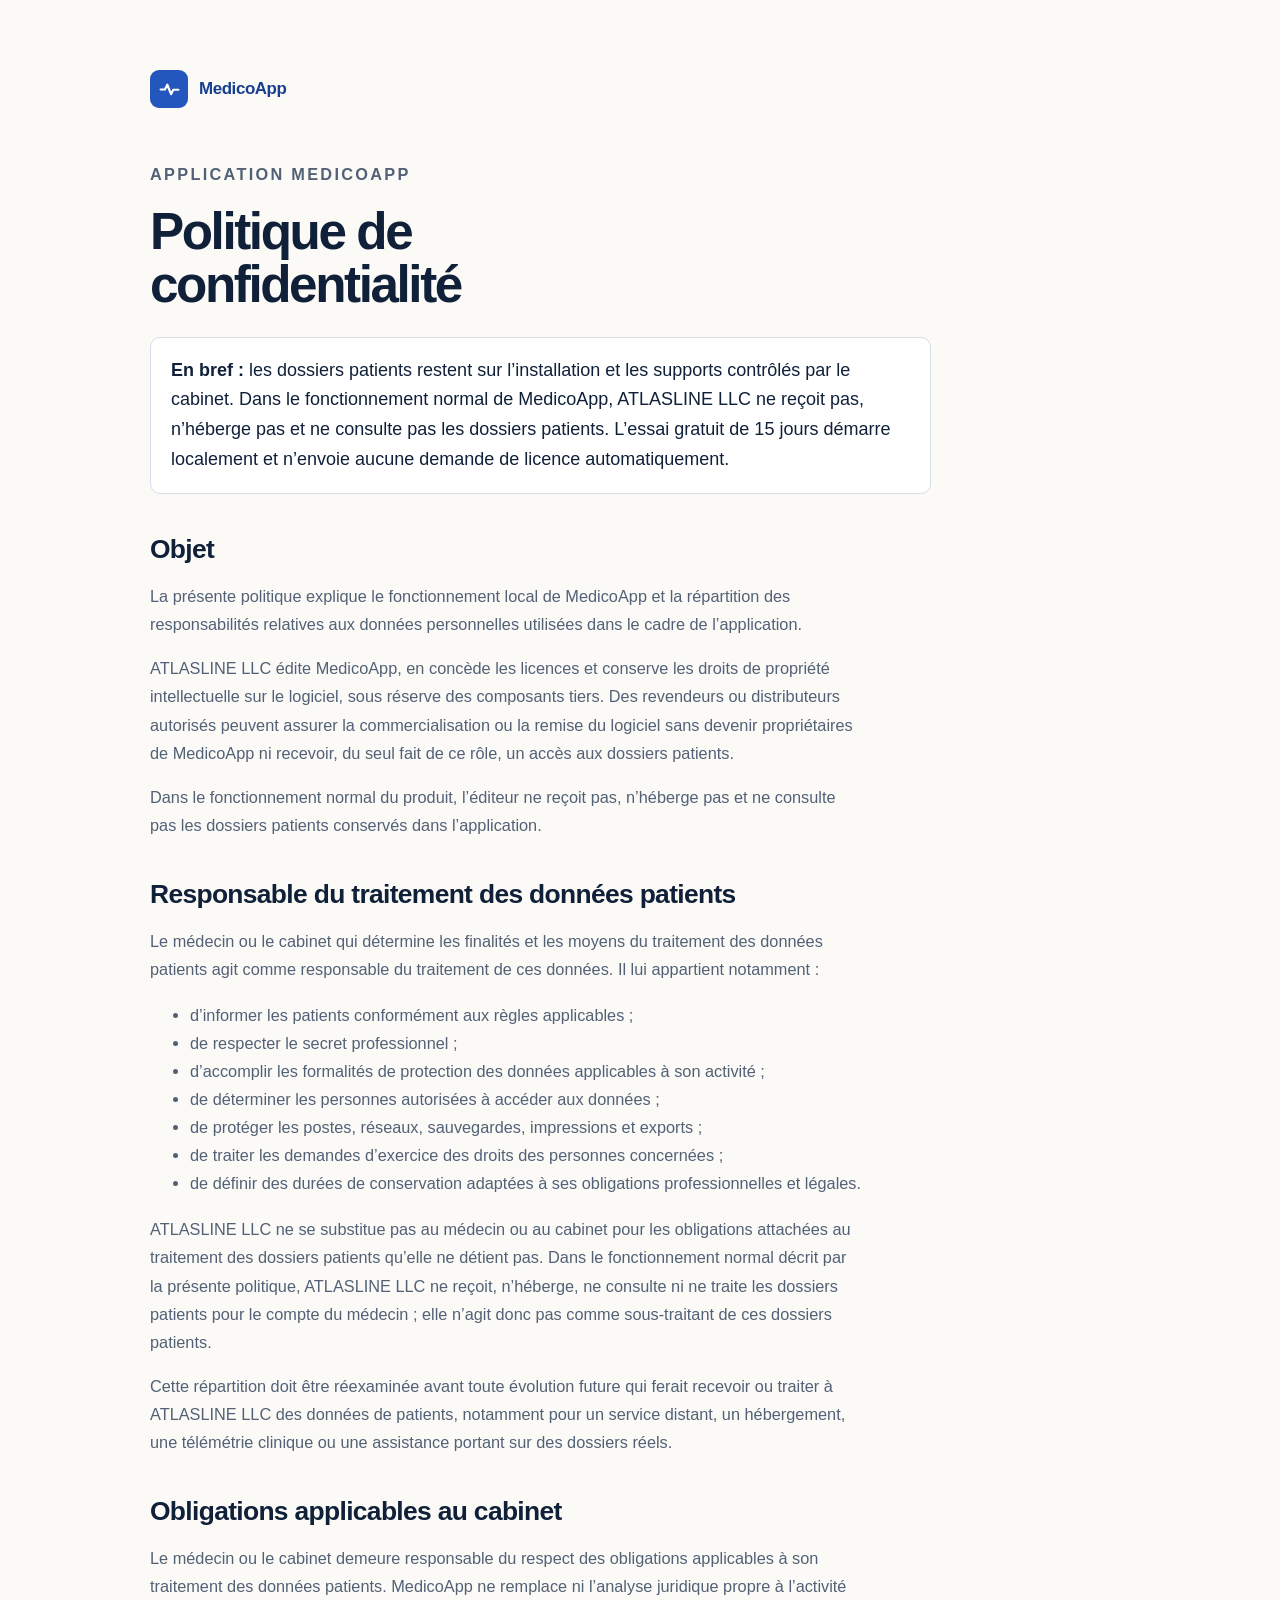
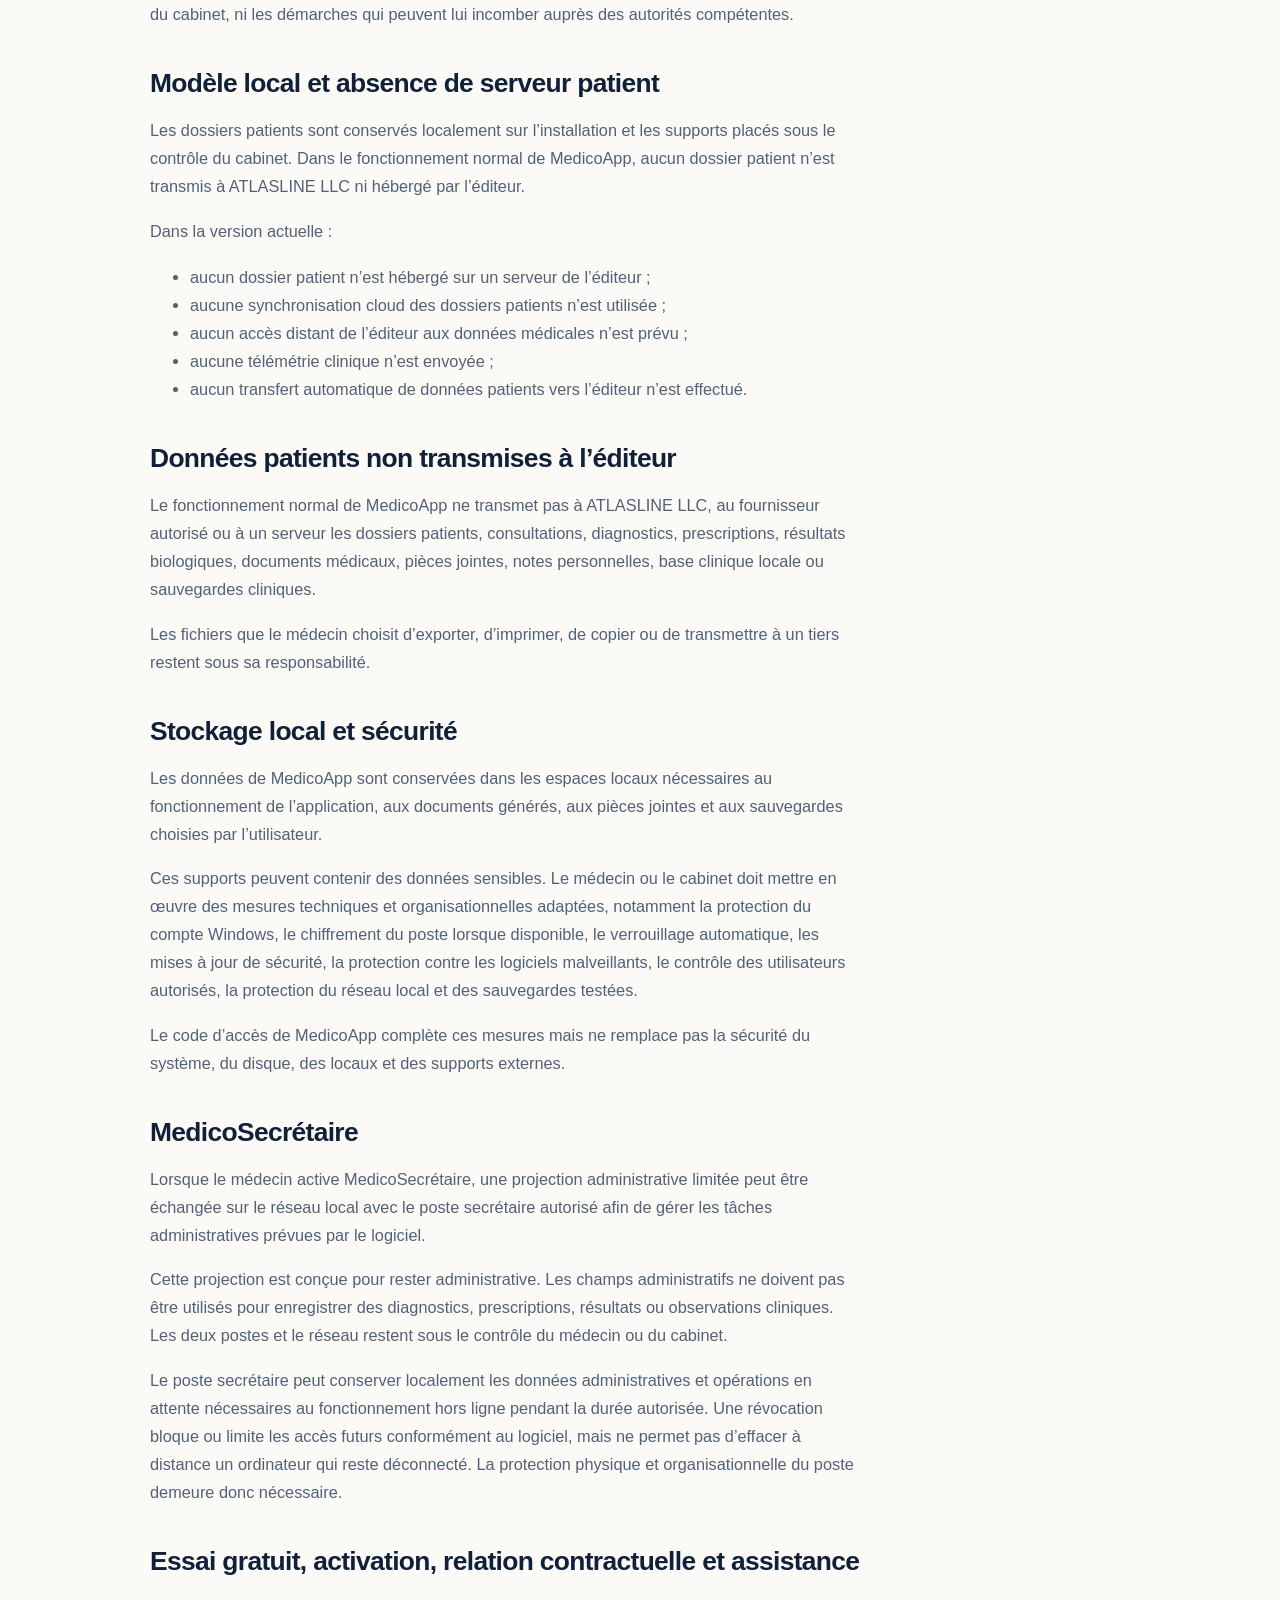
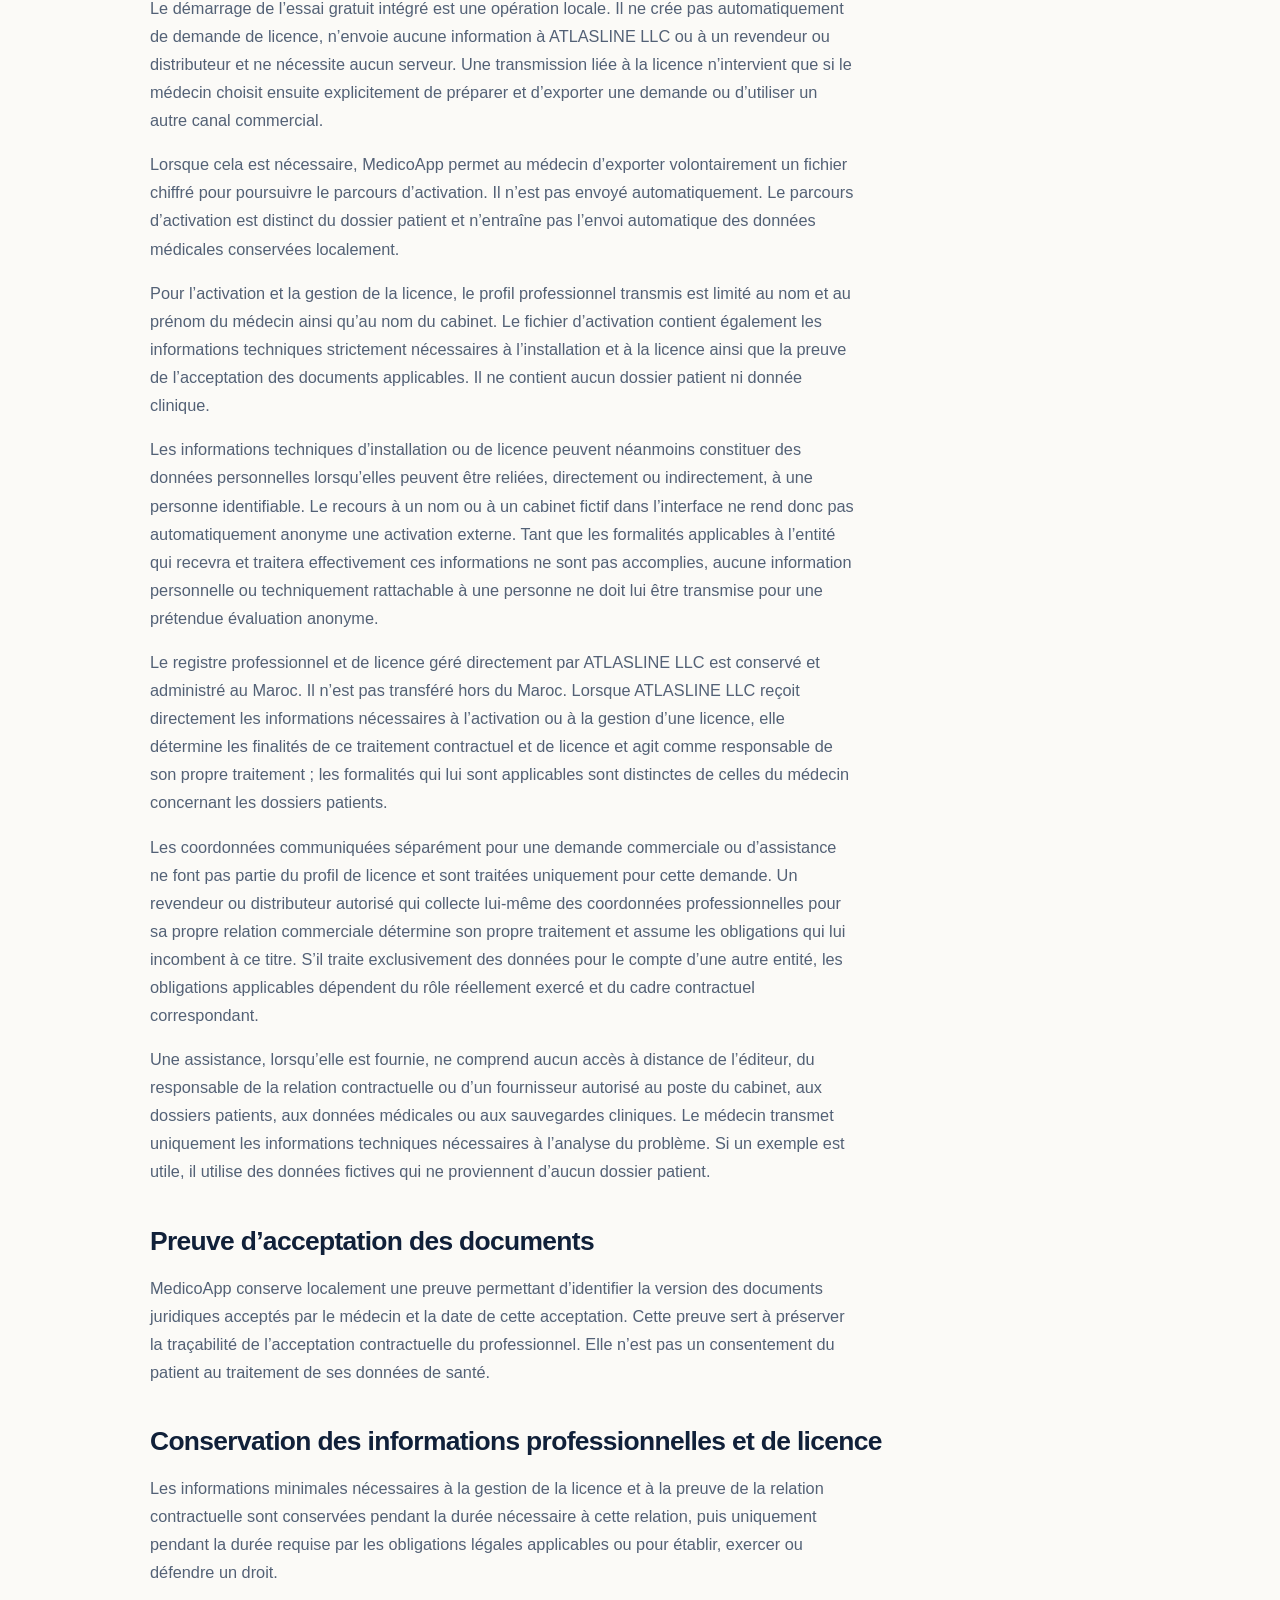
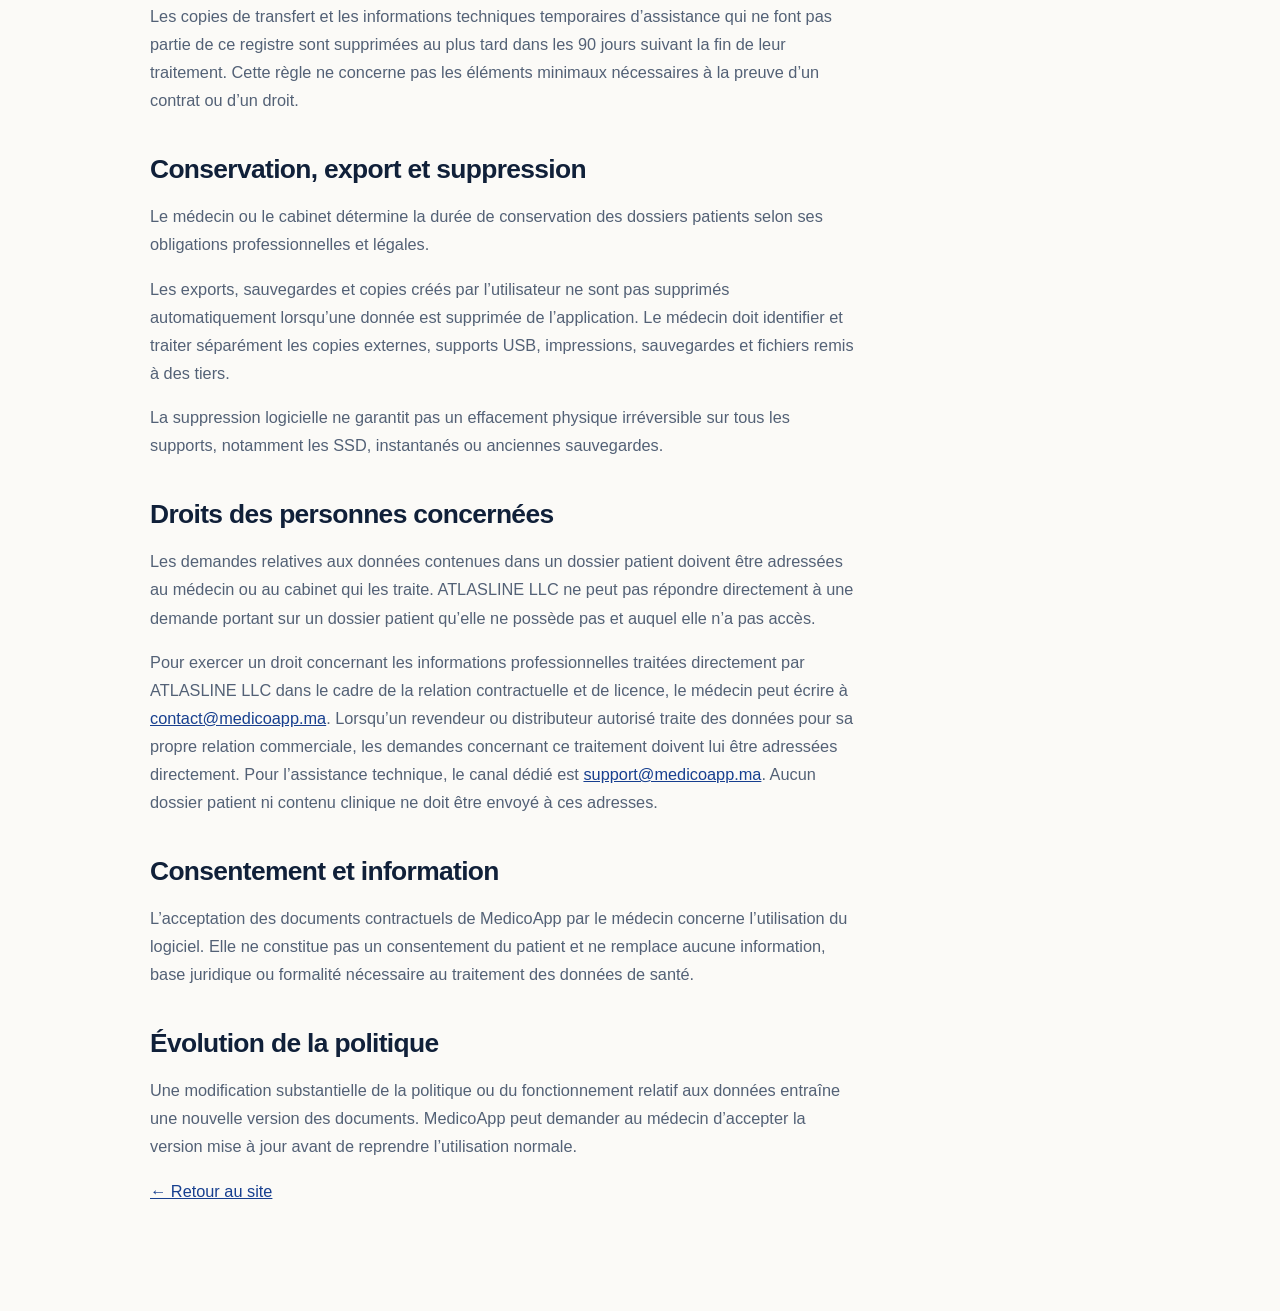
<file: public/confidentialite-application.html>
<!DOCTYPE html>

<html lang="fr-MA">
<head>
<meta charset="utf-8"/>
<meta content="width=device-width, initial-scale=1" name="viewport"/>
<title>Politique de confidentialité de MedicoApp</title>
<meta content="Politique de confidentialité de MedicoApp : données patient conservées localement, essai gratuit et informations professionnelles liées à la licence." name="description"/>
<meta content="index,follow,max-image-preview:large,max-snippet:-1,max-video-preview:-1" name="robots"/>
<meta content="2026-09-04-r1" name="medicoapp-policy-version"/>
<link href="https://medicoapp.ma/confidentialite-application" rel="canonical"/>
<link href="assets/favicon.svg" rel="icon" type="image/svg+xml"/>
<link href="styles.css" rel="stylesheet"/>
</head>
<body class="legal-page">
<main class="legal-shell">
<a aria-label="MedicoApp — accueil" class="brand" href="/"><span aria-hidden="true" class="brand-mark"><svg viewbox="0 0 48 48"><path d="M7 24h8.2l4.6-9.1L27 33l4.3-8.5H41"></path></svg></span><span>MedicoApp</span></a>
<p class="eyebrow">Application MedicoApp</p>
<h1>Politique de confidentialité</h1>
<div class="legal-note"><strong>En bref :</strong> les dossiers patients restent sur l’installation et les supports contrôlés par le cabinet. Dans le fonctionnement normal de MedicoApp, ATLASLINE LLC ne reçoit pas, n’héberge pas et ne consulte pas les dossiers patients. L’essai gratuit de 15 jours démarre localement et n’envoie aucune demande de licence automatiquement.</div>
<h2>Objet</h2>
<p>La présente politique explique le fonctionnement local de MedicoApp et la répartition des responsabilités relatives aux données personnelles utilisées dans le cadre de l’application.</p>
<p>ATLASLINE LLC édite MedicoApp, en concède les licences et conserve les droits de propriété intellectuelle sur le logiciel, sous réserve des composants tiers. Des revendeurs ou distributeurs autorisés peuvent assurer la commercialisation ou la remise du logiciel sans devenir propriétaires de MedicoApp ni recevoir, du seul fait de ce rôle, un accès aux dossiers patients.</p>
<p>Dans le fonctionnement normal du produit, l’éditeur ne reçoit pas, n’héberge pas et ne consulte pas les dossiers patients conservés dans l’application.</p>
<h2>Responsable du traitement des données patients</h2>
<p>Le médecin ou le cabinet qui détermine les finalités et les moyens du traitement des données patients agit comme responsable du traitement de ces données. Il lui appartient notamment :</p>
<ul>
<li>d’informer les patients conformément aux règles applicables ;</li>
<li>de respecter le secret professionnel ;</li>
<li>d’accomplir les formalités de protection des données applicables à son activité ;</li>
<li>de déterminer les personnes autorisées à accéder aux données ;</li>
<li>de protéger les postes, réseaux, sauvegardes, impressions et exports ;</li>
<li>de traiter les demandes d’exercice des droits des personnes concernées ;</li>
<li>de définir des durées de conservation adaptées à ses obligations professionnelles et légales.</li>
</ul>
<p>ATLASLINE LLC ne se substitue pas au médecin ou au cabinet pour les obligations attachées au traitement des dossiers patients qu’elle ne détient pas. Dans le fonctionnement normal décrit par la présente politique, ATLASLINE LLC ne reçoit, n’héberge, ne consulte ni ne traite les dossiers patients pour le compte du médecin ; elle n’agit donc pas comme sous-traitant de ces dossiers patients.</p>
<p>Cette répartition doit être réexaminée avant toute évolution future qui ferait recevoir ou traiter à ATLASLINE LLC des données de patients, notamment pour un service distant, un hébergement, une télémétrie clinique ou une assistance portant sur des dossiers réels.</p>
<h2>Obligations applicables au cabinet</h2>
<p>Le médecin ou le cabinet demeure responsable du respect des obligations applicables à son traitement des données patients. MedicoApp ne remplace ni l’analyse juridique propre à l’activité du cabinet, ni les démarches qui peuvent lui incomber auprès des autorités compétentes.</p>
<h2>Modèle local et absence de serveur patient</h2>
<p>Les dossiers patients sont conservés localement sur l’installation et les supports placés sous le contrôle du cabinet. Dans le fonctionnement normal de MedicoApp, aucun dossier patient n’est transmis à ATLASLINE LLC ni hébergé par l’éditeur.</p>
<p>Dans la version actuelle :</p>
<ul>
<li>aucun dossier patient n’est hébergé sur un serveur de l’éditeur ;</li>
<li>aucune synchronisation cloud des dossiers patients n’est utilisée ;</li>
<li>aucun accès distant de l’éditeur aux données médicales n’est prévu ;</li>
<li>aucune télémétrie clinique n’est envoyée ;</li>
<li>aucun transfert automatique de données patients vers l’éditeur n’est effectué.</li>
</ul>
<h2>Données patients non transmises à l’éditeur</h2>
<p>Le fonctionnement normal de MedicoApp ne transmet pas à ATLASLINE LLC, au fournisseur autorisé ou à un serveur les dossiers patients, consultations, diagnostics, prescriptions, résultats biologiques, documents médicaux, pièces jointes, notes personnelles, base clinique locale ou sauvegardes cliniques.</p>
<p>Les fichiers que le médecin choisit d’exporter, d’imprimer, de copier ou de transmettre à un tiers restent sous sa responsabilité.</p>
<h2>Stockage local et sécurité</h2>
<p>Les données de MedicoApp sont conservées dans les espaces locaux nécessaires au fonctionnement de l’application, aux documents générés, aux pièces jointes et aux sauvegardes choisies par l’utilisateur.</p>
<p>Ces supports peuvent contenir des données sensibles. Le médecin ou le cabinet doit mettre en œuvre des mesures techniques et organisationnelles adaptées, notamment la protection du compte Windows, le chiffrement du poste lorsque disponible, le verrouillage automatique, les mises à jour de sécurité, la protection contre les logiciels malveillants, le contrôle des utilisateurs autorisés, la protection du réseau local et des sauvegardes testées.</p>
<p>Le code d’accès de MedicoApp complète ces mesures mais ne remplace pas la sécurité du système, du disque, des locaux et des supports externes.</p>
<h2>MedicoSecrétaire</h2>
<p>Lorsque le médecin active MedicoSecrétaire, une projection administrative limitée peut être échangée sur le réseau local avec le poste secrétaire autorisé afin de gérer les tâches administratives prévues par le logiciel.</p>
<p>Cette projection est conçue pour rester administrative. Les champs administratifs ne doivent pas être utilisés pour enregistrer des diagnostics, prescriptions, résultats ou observations cliniques. Les deux postes et le réseau restent sous le contrôle du médecin ou du cabinet.</p>
<p>Le poste secrétaire peut conserver localement les données administratives et opérations en attente nécessaires au fonctionnement hors ligne pendant la durée autorisée. Une révocation bloque ou limite les accès futurs conformément au logiciel, mais ne permet pas d’effacer à distance un ordinateur qui reste déconnecté. La protection physique et organisationnelle du poste demeure donc nécessaire.</p>
<h2>Essai gratuit, activation, relation contractuelle et assistance</h2>
<p>Le démarrage de l’essai gratuit intégré est une opération locale. Il ne crée pas automatiquement de demande de licence, n’envoie aucune information à ATLASLINE LLC ou à un revendeur ou distributeur et ne nécessite aucun serveur. Une transmission liée à la licence n’intervient que si le médecin choisit ensuite explicitement de préparer et d’exporter une demande ou d’utiliser un autre canal commercial.</p>
<p>Lorsque cela est nécessaire, MedicoApp permet au médecin d’exporter volontairement un fichier chiffré pour poursuivre le parcours d’activation. Il n’est pas envoyé automatiquement. Le parcours d’activation est distinct du dossier patient et n’entraîne pas l’envoi automatique des données médicales conservées localement.</p>
<p>Pour l’activation et la gestion de la licence, le profil professionnel transmis est limité au nom et au prénom du médecin ainsi qu’au nom du cabinet. Le fichier d’activation contient également les informations techniques strictement nécessaires à l’installation et à la licence ainsi que la preuve de l’acceptation des documents applicables. Il ne contient aucun dossier patient ni donnée clinique.</p>
<p>Les informations techniques d’installation ou de licence peuvent néanmoins constituer des données personnelles lorsqu’elles peuvent être reliées, directement ou indirectement, à une personne identifiable. Le recours à un nom ou à un cabinet fictif dans l’interface ne rend donc pas automatiquement anonyme une activation externe. Tant que les formalités applicables à l’entité qui recevra et traitera effectivement ces informations ne sont pas accomplies, aucune information personnelle ou techniquement rattachable à une personne ne doit lui être transmise pour une prétendue évaluation anonyme.</p>
<p>Le registre professionnel et de licence géré directement par ATLASLINE LLC est conservé et administré au Maroc. Il n’est pas transféré hors du Maroc. Lorsque ATLASLINE LLC reçoit directement les informations nécessaires à l’activation ou à la gestion d’une licence, elle détermine les finalités de ce traitement contractuel et de licence et agit comme responsable de son propre traitement ; les formalités qui lui sont applicables sont distinctes de celles du médecin concernant les dossiers patients.</p>
<p>Les coordonnées communiquées séparément pour une demande commerciale ou d’assistance ne font pas partie du profil de licence et sont traitées uniquement pour cette demande. Un revendeur ou distributeur autorisé qui collecte lui-même des coordonnées professionnelles pour sa propre relation commerciale détermine son propre traitement et assume les obligations qui lui incombent à ce titre. S’il traite exclusivement des données pour le compte d’une autre entité, les obligations applicables dépendent du rôle réellement exercé et du cadre contractuel correspondant.</p>
<p>Une assistance, lorsqu’elle est fournie, ne comprend aucun accès à distance de l’éditeur, du responsable de la relation contractuelle ou d’un fournisseur autorisé au poste du cabinet, aux dossiers patients, aux données médicales ou aux sauvegardes cliniques. Le médecin transmet uniquement les informations techniques nécessaires à l’analyse du problème. Si un exemple est utile, il utilise des données fictives qui ne proviennent d’aucun dossier patient.</p>
<h2>Preuve d’acceptation des documents</h2>
<p>MedicoApp conserve localement une preuve permettant d’identifier la version des documents juridiques acceptés par le médecin et la date de cette acceptation. Cette preuve sert à préserver la traçabilité de l’acceptation contractuelle du professionnel. Elle n’est pas un consentement du patient au traitement de ses données de santé.</p>
<h2>Conservation des informations professionnelles et de licence</h2>
<p>Les informations minimales nécessaires à la gestion de la licence et à la preuve de la relation contractuelle sont conservées pendant la durée nécessaire à cette relation, puis uniquement pendant la durée requise par les obligations légales applicables ou pour établir, exercer ou défendre un droit.</p>
<p>Les copies de transfert et les informations techniques temporaires d’assistance qui ne font pas partie de ce registre sont supprimées au plus tard dans les 90 jours suivant la fin de leur traitement. Cette règle ne concerne pas les éléments minimaux nécessaires à la preuve d’un contrat ou d’un droit.</p>
<h2>Conservation, export et suppression</h2>
<p>Le médecin ou le cabinet détermine la durée de conservation des dossiers patients selon ses obligations professionnelles et légales.</p>
<p>Les exports, sauvegardes et copies créés par l’utilisateur ne sont pas supprimés automatiquement lorsqu’une donnée est supprimée de l’application. Le médecin doit identifier et traiter séparément les copies externes, supports USB, impressions, sauvegardes et fichiers remis à des tiers.</p>
<p>La suppression logicielle ne garantit pas un effacement physique irréversible sur tous les supports, notamment les SSD, instantanés ou anciennes sauvegardes.</p>
<h2>Droits des personnes concernées</h2>
<p>Les demandes relatives aux données contenues dans un dossier patient doivent être adressées au médecin ou au cabinet qui les traite. ATLASLINE LLC ne peut pas répondre directement à une demande portant sur un dossier patient qu’elle ne possède pas et auquel elle n’a pas accès.</p>
<p>Pour exercer un droit concernant les informations professionnelles traitées directement par ATLASLINE LLC dans le cadre de la relation contractuelle et de licence, le médecin peut écrire à <a href="mailto:contact@medicoapp.ma">contact@medicoapp.ma</a>. Lorsqu’un revendeur ou distributeur autorisé traite des données pour sa propre relation commerciale, les demandes concernant ce traitement doivent lui être adressées directement. Pour l’assistance technique, le canal dédié est <a href="mailto:support@medicoapp.ma">support@medicoapp.ma</a>. Aucun dossier patient ni contenu clinique ne doit être envoyé à ces adresses.</p>
<h2>Consentement et information</h2>
<p>L’acceptation des documents contractuels de MedicoApp par le médecin concerne l’utilisation du logiciel. Elle ne constitue pas un consentement du patient et ne remplace aucune information, base juridique ou formalité nécessaire au traitement des données de santé.</p>
<h2>Évolution de la politique</h2>
<p>Une modification substantielle de la politique ou du fonctionnement relatif aux données entraîne une nouvelle version des documents. MedicoApp peut demander au médecin d’accepter la version mise à jour avant de reprendre l’utilisation normale.</p>
<p><a href="/">← Retour au site</a></p>
</main>
</body>
</html>
</file>
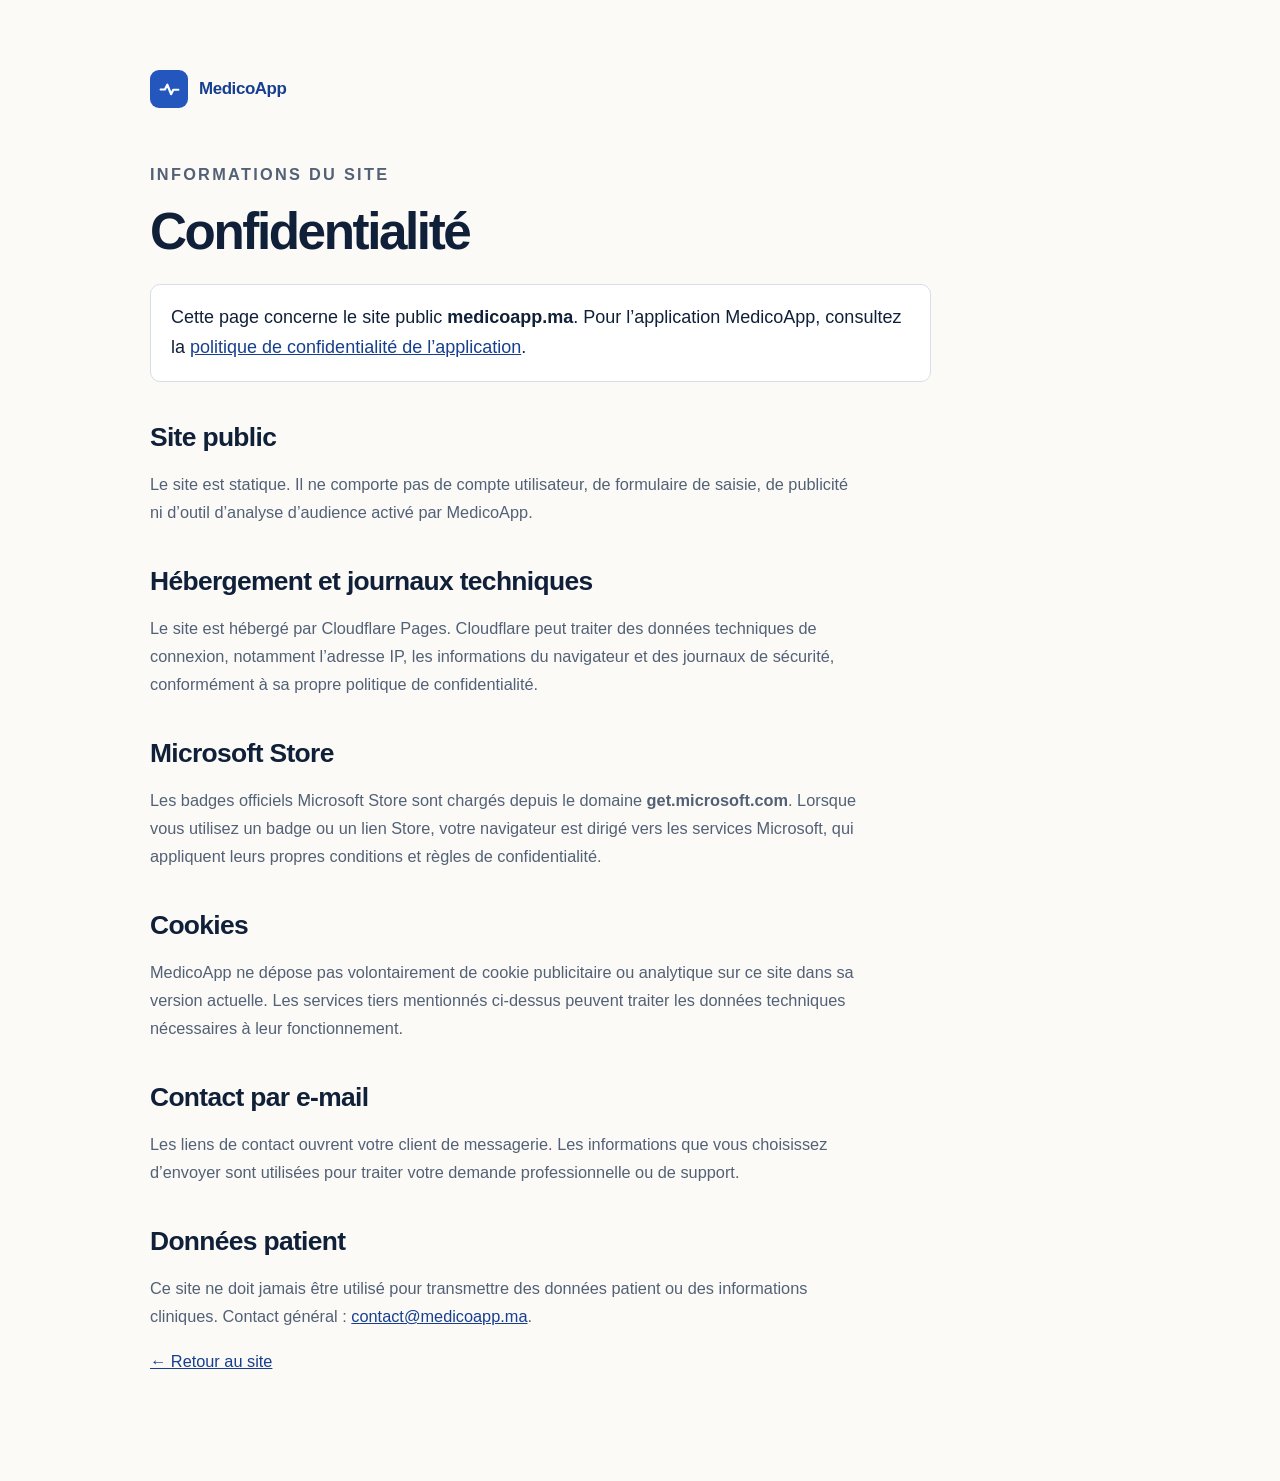
<file: public/confidentialite.html>
<!DOCTYPE html>

<html lang="fr-MA">
<head>
<meta charset="utf-8"/>
<meta content="width=device-width, initial-scale=1" name="viewport"/>
<title>Confidentialité du site MedicoApp</title>
<meta content="Informations de confidentialité relatives au site public medicoapp.ma, à son hébergement et aux liens Microsoft Store." name="description"/>
<meta content="index,follow,max-image-preview:large,max-snippet:-1,max-video-preview:-1" name="robots"/>
<meta content="2026-09-06" name="content-review-date"/>
<link href="https://medicoapp.ma/confidentialite" rel="canonical"/>
<link href="assets/favicon.svg" rel="icon" type="image/svg+xml"/>
<link href="styles.css" rel="stylesheet"/>
</head>
<body class="legal-page">
<main class="legal-shell">
<a aria-label="MedicoApp — accueil" class="brand" href="/"><span aria-hidden="true" class="brand-mark"><svg viewbox="0 0 48 48"><path d="M7 24h8.2l4.6-9.1L27 33l4.3-8.5H41"></path></svg></span><span>MedicoApp</span></a>
<p class="eyebrow">Informations du site</p>
<h1>Confidentialité</h1>
<div class="legal-note">Cette page concerne le site public <strong>medicoapp.ma</strong>. Pour l’application MedicoApp, consultez la <a href="/confidentialite-application">politique de confidentialité de l’application</a>.</div>
<h2>Site public</h2>
<p>Le site est statique. Il ne comporte pas de compte utilisateur, de formulaire de saisie, de publicité ni d’outil d’analyse d’audience activé par MedicoApp.</p>
<h2>Hébergement et journaux techniques</h2>
<p>Le site est hébergé par Cloudflare Pages. Cloudflare peut traiter des données techniques de connexion, notamment l’adresse IP, les informations du navigateur et des journaux de sécurité, conformément à sa propre politique de confidentialité.</p>
<h2>Microsoft Store</h2>
<p>Les badges officiels Microsoft Store sont chargés depuis le domaine <strong>get.microsoft.com</strong>. Lorsque vous utilisez un badge ou un lien Store, votre navigateur est dirigé vers les services Microsoft, qui appliquent leurs propres conditions et règles de confidentialité.</p>
<h2>Cookies</h2>
<p>MedicoApp ne dépose pas volontairement de cookie publicitaire ou analytique sur ce site dans sa version actuelle. Les services tiers mentionnés ci-dessus peuvent traiter les données techniques nécessaires à leur fonctionnement.</p>
<h2>Contact par e-mail</h2>
<p>Les liens de contact ouvrent votre client de messagerie. Les informations que vous choisissez d’envoyer sont utilisées pour traiter votre demande professionnelle ou de support.</p>
<h2>Données patient</h2>
<p>Ce site ne doit jamais être utilisé pour transmettre des données patient ou des informations cliniques. Contact général : <a href="mailto:contact@medicoapp.ma">contact@medicoapp.ma</a>.</p>
<p><a href="/">← Retour au site</a></p>
</main>
</body>
</html>
</file>
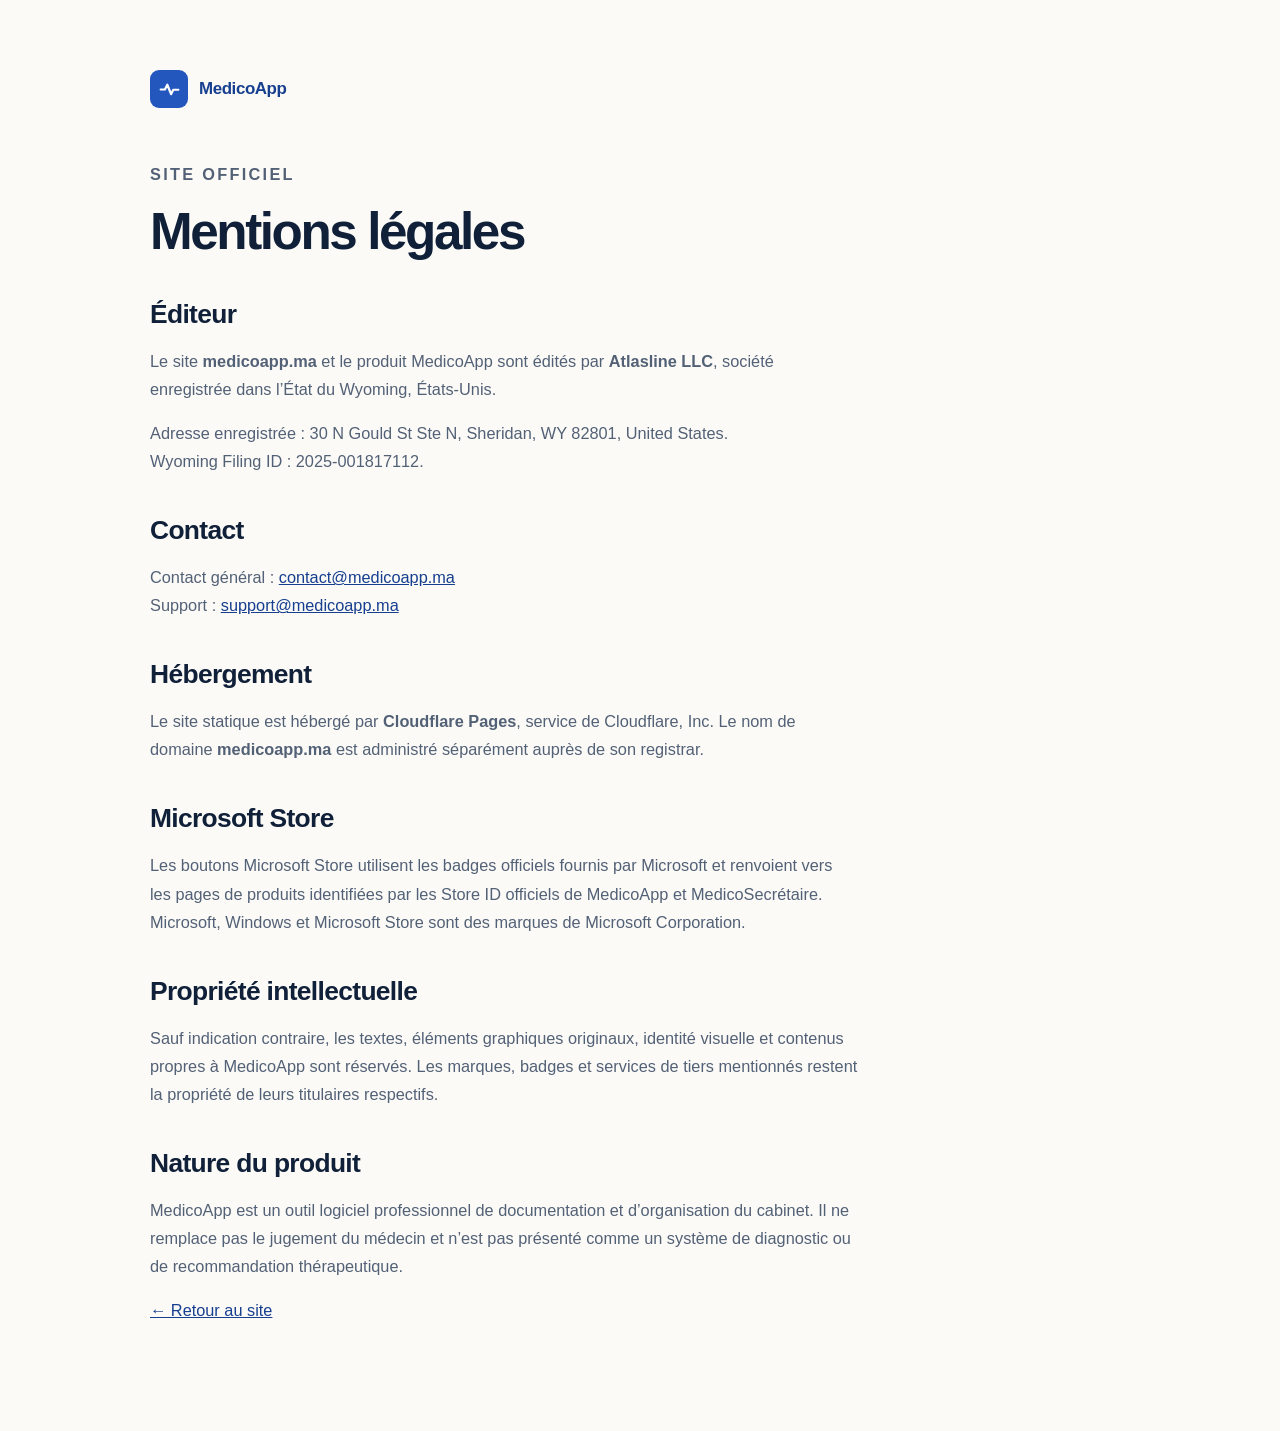
<file: public/mentions-legales.html>
<!DOCTYPE html>

<html lang="fr-MA">
<head>
<meta charset="utf-8"/>
<meta content="width=device-width, initial-scale=1" name="viewport"/>
<title>Mentions légales — MedicoApp</title>
<meta content="Éditeur, hébergement, propriété intellectuelle, contacts et nature du produit MedicoApp." name="description"/>
<meta content="index,follow,max-image-preview:large,max-snippet:-1,max-video-preview:-1" name="robots"/>
<meta content="2026-09-06" name="content-review-date"/>
<link href="https://medicoapp.ma/mentions-legales" rel="canonical"/>
<link href="assets/favicon.svg" rel="icon" type="image/svg+xml"/>
<link href="styles.css" rel="stylesheet"/>
</head>
<body class="legal-page">
<main class="legal-shell">
<a aria-label="MedicoApp — accueil" class="brand" href="/"><span aria-hidden="true" class="brand-mark"><svg viewbox="0 0 48 48"><path d="M7 24h8.2l4.6-9.1L27 33l4.3-8.5H41"></path></svg></span><span>MedicoApp</span></a>
<p class="eyebrow">Site officiel</p>
<h1>Mentions légales</h1>
<h2>Éditeur</h2>
<p>Le site <strong>medicoapp.ma</strong> et le produit MedicoApp sont édités par <strong>Atlasline LLC</strong>, société enregistrée dans l’État du Wyoming, États-Unis.</p>
<p>Adresse enregistrée : 30 N Gould St Ste N, Sheridan, WY 82801, United States.<br/>Wyoming Filing ID : 2025-001817112.</p>
<h2>Contact</h2>
<p>Contact général : <a href="mailto:contact@medicoapp.ma">contact@medicoapp.ma</a><br/>Support : <a href="mailto:support@medicoapp.ma">support@medicoapp.ma</a></p>
<h2>Hébergement</h2>
<p>Le site statique est hébergé par <strong>Cloudflare Pages</strong>, service de Cloudflare, Inc. Le nom de domaine <strong>medicoapp.ma</strong> est administré séparément auprès de son registrar.</p>
<h2>Microsoft Store</h2>
<p>Les boutons Microsoft Store utilisent les badges officiels fournis par Microsoft et renvoient vers les pages de produits identifiées par les Store ID officiels de MedicoApp et MedicoSecrétaire. Microsoft, Windows et Microsoft Store sont des marques de Microsoft Corporation.</p>
<h2>Propriété intellectuelle</h2>
<p>Sauf indication contraire, les textes, éléments graphiques originaux, identité visuelle et contenus propres à MedicoApp sont réservés. Les marques, badges et services de tiers mentionnés restent la propriété de leurs titulaires respectifs.</p>
<h2>Nature du produit</h2>
<p>MedicoApp est un outil logiciel professionnel de documentation et d’organisation du cabinet. Il ne remplace pas le jugement du médecin et n’est pas présenté comme un système de diagnostic ou de recommandation thérapeutique.</p>
<p><a href="/">← Retour au site</a></p>
</main>
</body>
</html>
</file>
<file: public/styles.css>
/* MedicoApp official website — V7.0 structural cleanup */
:root{
  --blue:#2457bd;
  --blue-dark:#173f8f;
  --blue-deep:#163f92;
  --ink:#102039;
  --navy:#0e223a;
  --navy-2:#142e4e;
  --paper:#f7f6f2;
  --paper-2:#fbfaf7;
  --white:#fff;
  --muted:#536176;
  --muted-2:#718096;
  --line:#d6dee7;
  --soft:#eef3fb;
  --max:1440px;
  --header-h:76px;
  --radius:18px;
  --screen-shadow:0 24px 56px rgba(15,35,62,.13);
}
*{box-sizing:border-box}
html{scroll-behavior:smooth;scroll-padding-top:calc(var(--header-h) + 24px);background:var(--paper);overflow-x:hidden}
body{margin:0;color:var(--ink);background:var(--paper);font-family:"Segoe UI Variable Text","Segoe UI",Arial,sans-serif;font-size:18px;line-height:1.66;-webkit-font-smoothing:antialiased;text-rendering:optimizeLegibility;overflow-x:hidden}
img,svg{display:block;max-width:100%}
a{color:inherit}
button,input,select,textarea{font:inherit}
button{color:inherit}
h1,h2,h3,p{overflow-wrap:normal;word-break:normal}
h1,h2,h3{font-family:"Segoe UI Variable Display","Segoe UI",Arial,sans-serif;text-wrap:balance}
::selection{background:#cbdafa}
.sr-only{position:absolute!important;width:1px;height:1px;padding:0;margin:-1px;overflow:hidden;clip:rect(0,0,0,0);white-space:nowrap;border:0}
.skip-link{position:fixed;left:16px;top:-90px;z-index:9999;padding:10px 14px;border-radius:8px;background:var(--navy);color:#fff;text-decoration:none}
.skip-link:focus{top:16px}
.page-top-anchor{position:absolute;top:0;left:0;width:1px;height:1px;pointer-events:none}
.noscript-store{padding:10px 16px;background:#fff4cc;color:var(--ink);font-size:.85rem;text-align:center}.noscript-store a{color:var(--blue-dark);font-weight:700}
.page-progress{position:fixed;inset:0 0 auto;z-index:400;height:3px;pointer-events:none}
.page-progress span{display:block;width:0;height:100%;background:var(--blue)}

/* Header */
.site-header{position:fixed;top:0;left:0;right:0;z-index:250;padding:12px 0 8px;background:transparent;transition:padding .22s ease,background .22s ease}
.nav-shell{width:min(calc(100% - 48px),var(--max));min-height:64px;margin:auto;display:grid;grid-template-columns:auto minmax(0,1fr) auto;align-items:center;gap:28px;padding:10px 18px;border:1px solid #d5dde6;border-radius:18px;background:#fff;box-shadow:0 14px 34px rgba(15,35,62,.08);transition:background .22s ease,border-color .22s ease,box-shadow .22s ease,transform .22s ease}
.brand{display:inline-flex;align-items:center;gap:11px;width:max-content;color:var(--ink);font-size:1.06rem;font-weight:790;letter-spacing:-.025em;text-decoration:none;transition:color .22s ease}
.brand-mark,.site-header .brand-mark,.site-footer .brand-mark,.site-header.is-scrolled .brand-mark{width:38px;height:38px;display:grid;place-items:center;border-radius:9px;background:var(--blue);color:#fff;box-shadow:none!important;filter:none!important;transition:background .22s ease,width .22s ease,height .22s ease}
.brand-mark svg{width:25px}
.brand-mark path{fill:none;stroke:currentColor;stroke-width:4.2;stroke-linecap:round;stroke-linejoin:round}
.main-nav{display:flex;justify-content:center;align-items:center;gap:18px}
.main-nav a{position:relative;padding:11px 0 10px;color:#526176;font-size:.86rem;font-weight:700;text-decoration:none;white-space:nowrap;transition:color .18s ease}
.main-nav a:hover{color:var(--ink)}
.main-nav a::after{content:"";position:absolute;left:50%;bottom:5px;width:0;height:2px;background:var(--blue);transform:translateX(-50%);transition:width .18s ease,background .18s ease}
.main-nav a:hover::after,.main-nav a.is-active::after{width:100%}
.main-nav a.is-active{color:var(--blue-dark)}
.nav-cta{display:inline-flex;align-items:center;justify-content:center;min-height:42px;padding:0 17px;border-radius:9px;background:var(--navy);color:#fff;font-size:.86rem;font-weight:730;text-decoration:none;white-space:nowrap;transition:background .18s ease,color .18s ease}
.nav-cta:hover{background:#18314f}
.nav-toggle{display:none;width:42px;height:42px;border:1px solid var(--line);border-radius:8px;background:#fff;cursor:pointer}
.nav-toggle i{display:block;width:20px;height:2px;margin:5px auto;background:var(--ink)}
.site-header.is-scrolled{padding:10px 0 8px;background:transparent}
.site-header.is-scrolled .nav-shell{background:rgba(14,34,58,.97);border-color:rgba(255,255,255,.08);box-shadow:0 18px 42px rgba(7,17,30,.28)}
.site-header.is-scrolled .brand{color:#fff}
.site-header.is-scrolled .brand-mark{background:#2559c1}
.site-header.is-scrolled .main-nav a{color:#c5d1df}
.site-header.is-scrolled .main-nav a:hover{color:#fff}
.site-header.is-scrolled .main-nav a.is-active{color:#fff}
.site-header.is-scrolled .main-nav a::after{background:#9dbbff}
.site-header.is-scrolled .nav-cta{background:#fff;color:var(--navy)}
.site-header.is-scrolled .nav-toggle{background:rgba(255,255,255,.92);border-color:rgba(255,255,255,.2)}

/* Shared */
main{padding-top:calc(var(--header-h) + 18px)}
.section{width:min(calc(100% - 48px),var(--max));margin:auto;padding:100px 0}
.eyebrow,.mini-label,.store-kicker{margin:0;color:var(--blue);font-size:.73rem;font-weight:820;letter-spacing:.14em;text-transform:uppercase}
.eyebrow{margin-bottom:18px}
.eyebrow.light{color:#a9c1f6}
.accent{color:var(--blue)}
.section-heading{max-width:1050px;margin-bottom:58px}
.section-heading.compact{max-width:930px}
.section-heading h2{margin:0;font-size:clamp(2.65rem,3.45vw,3.65rem);line-height:1.04;letter-spacing:-.047em;font-weight:770}
.section-heading h2 span{display:inline}
.section-heading>p:last-child{max-width:75ch;margin:22px 0 0;color:var(--muted);font-size:1.08rem;line-height:1.72}
.reveal{opacity:0;transform:translateY(14px);transition:opacity .45s ease,transform .45s ease}
.reveal.is-visible{opacity:1;transform:none}

/* Hero */
.hero{min-height:calc(100vh - var(--header-h));display:flex;flex-direction:column}
.hero-shell{width:min(calc(100% - 48px),var(--max));margin:auto;display:grid;grid-template-columns:minmax(0,1.03fr) minmax(0,.97fr);gap:52px;align-items:center;padding:28px 0 34px}
.hero-copy{min-width:0}
.hero-copy h1{margin:0;max-width:8.6ch;font-size:clamp(4.1rem,5.7vw,6.35rem);line-height:.92;letter-spacing:-.064em;font-weight:800}
.hero-copy h1 span{display:block;white-space:nowrap}
.hero-lead{max-width:69ch;margin:26px 0 0;color:var(--muted);font-size:1.08rem;line-height:1.72}
.store-launch{max-width:820px;margin-top:30px;padding:17px;border:1px solid #cbd6e3;border-radius:16px;background:#fff;box-shadow:0 10px 30px rgba(19,44,78,.05)}
.store-kicker{margin-bottom:14px;color:#55657a;letter-spacing:.08em}
.store-products{display:grid;grid-template-columns:repeat(2,minmax(0,1fr));gap:12px;align-items:start}
.store-product{min-width:0;padding:16px;border:1px solid #d5dde7;border-radius:12px;background:#fff}
.store-product.secondary{background:#f7f9fc}
.store-product>div:first-child{display:flex;align-items:baseline;justify-content:space-between;gap:10px;margin-bottom:12px}
.store-product small{color:#69798e;font-size:.68rem}
.store-product b{font-size:.93rem}
.store-product ms-store-badge{display:block;max-width:100%;min-height:52px}
.store-product ms-store-badge::part(img){max-width:200px;width:100%;height:auto}
.final-store-item ms-store-badge::part(img){max-width:240px;width:100%;height:auto}
ms-store-badge{display:block;max-width:200px}
ms-store-badge::part(img){max-width:200px;width:100%;height:auto}
.store-direct-link{display:inline-flex;margin-top:10px;color:var(--blue-dark);font-size:.78rem;font-weight:720;text-decoration:none}
.store-direct-link:hover{text-decoration:underline}
.store-trial-note{margin:14px 0 0;color:var(--ink);font-size:.82rem;line-height:1.45}
.subtle-note{color:#607186}
.hero-meta{list-style:none;display:flex;align-items:center;gap:0;margin:22px 0 0;padding:0;color:#5d6d82;font-size:.68rem;font-weight:700;white-space:nowrap}
.hero-meta li{display:inline-flex;align-items:center}
.hero-meta li+li::before{content:"•";margin:0 14px;color:#9aa9bb;font-size:.8rem}
.hero-visual{position:relative;min-width:0;display:flex;align-items:center;justify-content:center}
.hero-screen-wrap{width:100%;border:1px solid #d4dde7;border-radius:18px;background:#fff;overflow:hidden;box-shadow:var(--screen-shadow);transform:none!important}
.hero-screen-wrap img{width:100%;height:auto}
.floating-proof{display:none}
.hero-bottom{width:min(calc(100% - 48px),var(--max));margin:auto;padding:16px 0 22px;display:flex;justify-content:space-between;gap:24px;border-top:1px solid #d9e0e7;color:#6d7c90;font-size:.76rem}
.hero-bottom a{color:var(--ink);font-weight:740;text-decoration:none}
.hero-bottom a span{margin-left:7px;color:var(--blue)}
.hero-bottom p{margin:0;text-align:right}

/* Trust strip */
.trust-strip{display:grid;grid-template-columns:repeat(4,1fr);border-top:1px solid var(--line);border-bottom:1px solid var(--line);background:#eef0f1}
.trust-strip article{min-height:112px;display:flex;align-items:center;gap:14px;padding:25px clamp(20px,2.2vw,36px);border-right:1px solid #d3dae2}
.trust-strip article:last-child{border-right:0}
.trust-icon{width:38px;height:38px;flex:none;display:grid;place-items:center;border:1px solid #dce3ea;border-radius:9px;background:#fff;box-shadow:none}
.trust-icon svg{width:20px}
.trust-icon path,.trust-icon circle{fill:none;stroke:var(--blue);stroke-width:1.7;stroke-linecap:round;stroke-linejoin:round}
.trust-strip b{font-size:.86rem;line-height:1.4}

/* Editorial facts */
.seo-facts{padding-top:72px;padding-bottom:84px}
.seo-facts .section-heading{margin-bottom:42px}
.seo-facts .section-heading h2{font-size:clamp(2.75rem,3.5vw,3.75rem)}
.facts-grid{display:grid;grid-template-columns:1fr 1fr;column-gap:58px;row-gap:0}
.fact-card{min-height:0;padding:27px 0 31px;border-top:1px solid #cfd7e0;background:transparent}
.fact-card h3{max-width:32ch;margin:8px 0 0;font-size:1.42rem;line-height:1.24;letter-spacing:-.024em}
.fact-card p:last-child{max-width:62ch;margin:13px 0 0;color:var(--muted);font-size:1.01rem;line-height:1.7}

/* Product story */
.product-story{padding-top:96px}
.experience-stage{display:grid;grid-template-columns:200px minmax(0,1fr);gap:30px;align-items:start}
.experience-nav{position:sticky;top:calc(var(--header-h) + 28px);display:flex;flex-direction:column;gap:5px}
.experience-tab{display:grid;grid-template-columns:24px 1fr;gap:10px;align-items:center;padding:11px 12px;border:1px solid transparent;border-radius:10px;background:transparent;color:#718095;text-align:left;font-size:.76rem;font-weight:680;cursor:pointer}
.experience-tab svg{width:20px}
.experience-tab svg path,.experience-tab svg circle{fill:none;stroke:currentColor;stroke-width:1.7;stroke-linecap:round;stroke-linejoin:round}
.experience-tab:hover{color:var(--ink);background:#f0f2f4}
.experience-tab.is-active{background:var(--navy);color:#fff}
.experience-main{display:grid;grid-template-columns:minmax(280px,.78fr) minmax(380px,1.12fr);gap:28px;align-items:start}
.experience-copy{min-height:0;padding:10px 0}
.experience-text{display:none}
.experience-text.is-active{display:block}
.experience-text h3{margin:9px 0 0;font-size:clamp(2rem,2.55vw,2.8rem);line-height:1.06;letter-spacing:-.04em}
.experience-text p:last-child{margin:20px 0 0;color:var(--muted);font-size:1rem;line-height:1.7}
.experience-screen{position:relative;min-width:0;display:flex;align-items:center;justify-content:center;aspect-ratio:1542/962;border:1px solid #d4dde7;border-radius:16px;background:#fff;overflow:hidden;box-shadow:var(--screen-shadow)}
.screen-image{display:none;width:100%;height:100%;object-fit:contain;object-position:top center;background:#fff}
.screen-image.is-active{display:block}
.zoom-button{position:absolute;z-index:4;right:13px;top:13px;padding:8px 11px;border:1px solid #cfd8e2;border-radius:8px;background:#fff;font-size:.72rem;font-weight:720;cursor:pointer}

/* Feature cards */
.bento-section{padding-top:90px}
.feature-grid{display:grid;grid-template-columns:1fr 1fr;gap:18px;align-items:stretch}
.feature-card{display:flex;flex-direction:column;min-height:0;padding:30px;border:1px solid var(--line);border-radius:18px;background:#fff;overflow:hidden}
.feature-card-dark{background:var(--navy);color:#fff;border-color:#1d3958}
.feature-card-wide{grid-column:1 / -1}
.feature-card-wide img{height:370px}
.feature-icon{width:44px;height:44px;display:grid;place-items:center;margin-bottom:23px;border-radius:10px;background:#eaf1fd;color:var(--blue)}
.feature-card-dark .feature-icon{background:#1b3c64;color:#a9c1f6}
.feature-icon svg{width:23px}
.feature-icon path,.feature-icon circle{fill:none;stroke:currentColor;stroke-width:1.7;stroke-linecap:round;stroke-linejoin:round}
.feature-copy{position:relative;z-index:2;max-width:650px}
.feature-copy h3{margin:8px 0 0;font-size:clamp(1.9rem,2.5vw,2.65rem);line-height:1.06;letter-spacing:-.04em}
.feature-copy p:last-child{margin:15px 0 0;color:var(--muted);font-size:1rem}
.feature-card-dark .feature-copy p:last-child{color:#bdc9d7}
.feature-card figure{margin:0;display:flex;flex-direction:column}
.feature-card img{display:block;width:calc(100% + 60px);max-width:none;height:320px;margin:28px -30px -30px;border-top:1px solid #e0e5eb;object-fit:cover;object-position:top;box-shadow:none}
.feature-card figcaption{align-self:flex-end;margin:-43px 12px 12px 0;padding:6px 9px;border-radius:999px;background:rgba(15,34,58,.9);color:#fff;font-size:.62rem}

/* Local data */
.donnees-locales{background:var(--navy);color:#fff}
.local-shell{display:grid;grid-template-columns:.98fr 1.02fr;gap:66px;align-items:center}
.local-copy h2{margin:0;font-size:clamp(2.75rem,3.7vw,4rem);line-height:1.03;letter-spacing:-.047em}
.local-copy h2 span{display:inline}
.local-copy .lead{max-width:65ch;margin:24px 0 0;color:#c0cbd8;font-size:1.06rem;line-height:1.72}
.local-points{margin-top:32px;border-top:1px solid rgba(255,255,255,.14)}
.local-points>div{display:grid;grid-template-columns:40px 1fr;gap:14px;padding:18px 0;border-bottom:1px solid rgba(255,255,255,.14)}
.point-icon{width:34px;height:34px;display:grid;place-items:center;border-radius:8px;background:#193859;color:#9db9f1}
.point-icon svg{width:19px}
.point-icon path{fill:none;stroke:currentColor;stroke-width:1.7;stroke-linecap:round;stroke-linejoin:round}
.local-points b{display:block;font-size:.93rem}
.local-points p{margin:4px 0 0;color:#94a4b7;font-size:.82rem}
.data-orbit{position:relative;min-height:560px;display:grid;place-items:center}
.orbit-line{position:absolute;border:1px solid rgba(255,255,255,.10);border-radius:50%}
.o1{width:480px;height:480px}.o2{width:370px;height:370px;border-style:dashed}.o3{width:260px;height:260px}
.local-device{position:relative;z-index:3;width:250px;height:176px;display:flex;flex-direction:column;align-items:center;justify-content:center;border:1px solid rgba(255,255,255,.17);border-radius:18px;background:var(--navy-2);box-shadow:none}
.local-logo{width:42px;height:42px;display:grid;place-items:center;margin-bottom:12px;border-radius:9px;background:var(--blue);font-weight:800}
.local-device small{margin-top:6px;color:#9aa9ba;font-size:.7rem}
.orbit-tag{position:absolute;z-index:4;padding:8px 11px;border:1px solid rgba(255,255,255,.13);border-radius:999px;background:#15304f;color:#dce5ef;font-size:.68rem;font-weight:650}
.t-db{left:3%;top:28%}.t-files{right:1%;top:35%}.t-backup{left:10%;bottom:22%}
.no-cloud{position:absolute;right:4%;bottom:11%;width:170px;text-align:center;color:#8899ab}
.no-cloud>span{font-size:3.5rem;opacity:.5}.no-cloud i{position:absolute;left:42px;top:36px;width:82px;height:2px;background:#c36b86;transform:rotate(-25deg)}.no-cloud small{display:block;font-size:.64rem}

/* Ecosystem */
.product-pair{display:grid;grid-template-columns:1fr 1fr;gap:16px}
.product-card{display:flex;flex-direction:column;min-height:720px;padding:32px;border:1px solid var(--line);border-radius:18px;background:#fff;overflow:hidden}
.product-card.secretary-product{background:#f2f6fc}
.product-symbol{width:46px;height:46px;display:grid;place-items:center;margin-bottom:24px;border-radius:10px;background:var(--blue);color:#fff}
.secretary-symbol{background:var(--navy)}
.product-symbol svg{width:25px}.product-symbol path{fill:none;stroke:currentColor;stroke-width:1.8;stroke-linecap:round;stroke-linejoin:round}
.product-card h3{margin:8px 0 0;font-size:clamp(2.2rem,2.9vw,3.15rem);line-height:1.02;letter-spacing:-.045em}
.product-card>div>p:last-of-type{max-width:60ch;color:var(--muted)}
.product-card ul{list-style:none;padding:0;margin:22px 0 0;display:grid;gap:8px}
.product-card li{display:flex;gap:9px;align-items:center;color:#55657a;font-size:.85rem}
.product-card li::before{content:"✓";width:20px;height:20px;display:grid;place-items:center;border-radius:50%;background:#eaf1fd;color:var(--blue);font-size:.66rem;font-weight:800}
.product-card img{display:block;width:calc(100% + 64px);max-width:none;height:auto;margin:auto -32px -32px;border-top:1px solid #dce3ea;object-fit:cover;object-position:top;box-shadow:none}

/* Utility */
.utility{width:100%;max-width:none;padding-left:max(24px,calc((100vw - var(--max))/2));padding-right:max(24px,calc((100vw - var(--max))/2))}
.utility-panel{width:min(100%,var(--max));margin:auto;padding:64px;border-radius:18px;background:var(--navy-2);color:#fff}
.utility-panel h2{margin:0;font-size:clamp(2.65rem,3.6vw,3.85rem);line-height:1.04;letter-spacing:-.047em}
.utility-panel h2 span{display:inline}
.utility-panel>p:last-of-type{max-width:74ch;margin:23px 0 0;color:#c2ccd8}
.utility-grid{display:grid;grid-template-columns:1fr 1fr;gap:0;margin-top:38px;border:1px solid rgba(255,255,255,.12);border-radius:14px;overflow:hidden}
.utility-grid div{display:flex;gap:14px;align-items:center;padding:20px;border-right:1px solid rgba(255,255,255,.12);border-bottom:1px solid rgba(255,255,255,.12)}
.utility-grid div:nth-child(2n){border-right:0}.utility-grid div:nth-last-child(-n+2){border-bottom:0}
.utility-grid svg{width:20px;flex:none}.utility-grid path{fill:none;stroke:#9dbbff;stroke-width:1.7;stroke-linecap:round;stroke-linejoin:round}
.utility-grid b{font-size:.88rem}

/* Gallery */
.gallery-grid{display:grid;grid-template-columns:1fr 1fr;gap:16px}
.gallery-item{position:relative;padding:0;border:0;border-radius:16px;background:transparent;overflow:hidden;cursor:zoom-in}
.gallery-item img{width:100%;height:auto;aspect-ratio:1542/962;object-fit:cover;object-position:top;border:1px solid #d5dde6;border-radius:16px;box-shadow:0 18px 40px rgba(15,35,62,.11)}
.gallery-item span{position:absolute;left:16px;bottom:16px;padding:7px 10px;border-radius:999px;background:rgba(15,34,58,.92);color:#fff;font-size:.72rem;font-weight:720}

/* FAQ */
.faq-list{display:grid;gap:12px}
.faq-item{border:1px solid var(--line);border-radius:14px;background:#fff;overflow:hidden}
.faq-item summary{display:flex;align-items:center;justify-content:space-between;gap:16px;padding:19px 22px;cursor:pointer;list-style:none;font-weight:720}
.faq-item summary::-webkit-details-marker{display:none}
.faq-item summary span{color:var(--blue);font-size:1.1rem}
.faq-item div{padding:0 22px 22px;color:var(--muted)}
.faq-item p{margin:0}

/* Final CTA */
.final-cta{width:100%;max-width:none;padding-left:max(24px,calc((100vw - var(--max))/2));padding-right:max(24px,calc((100vw - var(--max))/2))}
.final-cta-panel{width:min(100%,var(--max));margin:auto;display:grid;grid-template-columns:1.35fr .65fr;gap:54px;padding:58px 64px;border-radius:18px;background:var(--blue-deep);color:#fff}
.final-cta h2{margin:0;font-size:clamp(2.9rem,4.1vw,4.45rem);line-height:1.01;letter-spacing:-.05em}
.final-cta h2 span{display:block}
.final-cta-panel>div:first-child>p:last-child{max-width:62ch;margin:20px 0 0;color:#dce7ff}
.final-store-actions{display:grid;gap:12px;align-content:start}
.final-store-item{display:grid;gap:8px;padding:15px;border-radius:11px;background:#fff;color:var(--ink)}
.final-store-item b{font-size:.94rem}.final-store-item a{color:var(--blue-dark);font-size:.75rem;font-weight:700;text-decoration:none}.final-store-item a:hover{text-decoration:underline}
.contact-link{margin-top:3px;color:#fff;font-size:.8rem;font-weight:700;text-decoration:none}

/* Footer */
.site-footer{margin-top:0;border-top:1px solid var(--line);background:#efeee9}
.footer-main{width:min(calc(100% - 48px),var(--max));margin:auto;display:grid;grid-template-columns:auto minmax(260px,1fr) auto;gap:48px;align-items:start;padding:46px 0 32px}
.footer-main p{max-width:52ch;margin:7px 0 0;color:#617187;font-size:.86rem}
.footer-main nav{display:flex;flex-wrap:wrap;justify-content:flex-end;gap:18px 28px}
.footer-main nav a{color:#536176;font-size:.8rem;font-weight:700;text-decoration:none}.footer-main nav a:hover{color:var(--ink)}
.footer-bottom{width:min(calc(100% - 48px),var(--max));margin:auto;padding:18px 0 30px;border-top:1px solid #d6dcdF;color:#6c7c90;font-size:.72rem}

/* Lightbox */
.lightbox{width:min(94vw,1500px);max-height:92vh;padding:0;border:0;border-radius:16px;background:#fff;box-shadow:0 30px 80px rgba(0,0,0,.28)}
.lightbox::backdrop{background:rgba(5,15,28,.72)}
.lightbox img{width:100%;height:auto;max-height:90vh;object-fit:contain}
.lightbox-close{position:absolute;right:13px;top:13px;width:38px;height:38px;border:1px solid #d4dce5;border-radius:50%;background:#fff;font-size:1.35rem;cursor:pointer}

/* Legal pages */
.legal-page{background:var(--paper-2)}
.legal-shell{width:min(calc(100% - 42px),980px);margin:auto;padding:70px 0 90px}
.legal-shell .brand{margin-bottom:52px}
.legal-shell h1{max-width:19ch;margin:0;font-size:clamp(2.65rem,4vw,4rem);line-height:1.03;letter-spacing:-.047em}
.legal-shell h2{margin:40px 0 12px;font-size:1.65rem;line-height:1.2;letter-spacing:-.025em}
.legal-shell h3{margin:30px 0 10px;font-size:1.2rem}
.legal-shell p,.legal-shell li{max-width:78ch;color:var(--muted);font-size:1.02rem;line-height:1.72}
.legal-shell a{color:var(--blue-dark)}
.legal-note{max-width:78ch;margin:25px 0;padding:18px 20px;border:1px solid var(--line);border-radius:10px;background:#fff}

/* Responsive */
@media(max-width:1240px){
  .site-header{padding:12px 0 8px}
  .nav-shell{width:min(calc(100% - 34px),var(--max));gap:18px;padding:10px 16px}
  .section{width:min(calc(100% - 34px),var(--max));padding:90px 0}
  .hero-shell{width:min(calc(100% - 34px),var(--max));grid-template-columns:1fr;gap:40px;padding:18px 0 30px}
  .hero-copy h1{max-width:8ch;font-size:clamp(3.9rem,8vw,5.5rem)}
  .hero-visual{max-width:900px;margin:auto}
  .store-products{grid-template-columns:1fr}
  .hero-meta{font-size:.72rem}
  .facts-grid{column-gap:42px}
  .experience-stage{grid-template-columns:1fr}
  .experience-nav{position:static;display:grid;grid-template-columns:repeat(auto-fit,minmax(170px,1fr));gap:10px}
  .experience-main{grid-template-columns:1fr}
  .experience-screen{height:clamp(380px,48vw,580px)}
  .local-shell{gap:42px}
  .data-orbit{transform:scale(.92);transform-origin:center}
  .footer-main,.footer-bottom,.hero-bottom{width:min(calc(100% - 34px),var(--max))}
}
@media(max-width:980px){
  :root{--header-h:70px}
  body{font-size:17px}
  .nav-shell{grid-template-columns:auto auto;justify-content:space-between}
  .nav-toggle{display:block;grid-column:2}
  .nav-cta{display:none}
  .main-nav{position:absolute;top:calc(100% + 8px);left:17px;right:17px;display:none;flex-direction:column;align-items:stretch;gap:0;padding:9px 14px;border:1px solid var(--line);border-radius:14px;background:#fff;box-shadow:0 18px 36px rgba(15,35,62,.12)}
  .main-nav.is-open{display:flex}
  .main-nav a{padding:12px 4px}.main-nav a::after{display:none}
  .site-header.is-scrolled .main-nav{background:#fff;border-color:#d7dee6}
  .site-header.is-scrolled .main-nav a{color:#526176}
  .site-header.is-scrolled .main-nav a.is-active{color:var(--blue-dark)}
  .hero{min-height:0}
  .hero-bottom{width:min(calc(100% - 34px),var(--max));flex-direction:column;gap:6px}.hero-bottom p{text-align:left}
  .hero-meta{white-space:normal;flex-wrap:wrap}
  .trust-strip{grid-template-columns:1fr 1fr}.trust-strip article:nth-child(2n){border-right:0}.trust-strip article:nth-child(-n+2){border-bottom:1px solid #d3dae2}
  .facts-grid{grid-template-columns:1fr}
  .feature-grid,.gallery-grid,.product-pair{grid-template-columns:1fr}
  .feature-card-wide{grid-column:auto}
  .local-shell,.final-cta-panel{grid-template-columns:1fr}
  .final-cta-panel{padding:52px 44px}.final-store-actions{grid-template-columns:1fr 1fr}.contact-link{grid-column:1/-1}
  .footer-main{grid-template-columns:1fr 1fr}.footer-main nav{grid-column:1/-1;justify-content:flex-start}
}
@media(max-width:680px){
  :root{--header-h:64px}
  body{font-size:16.5px}
  .site-header{padding:8px 0 4px;background:transparent}
  .nav-shell{width:calc(100% - 28px);min-height:60px;padding:8px 12px;border-radius:14px}.brand{font-size:1rem}.brand-mark,.site-header .brand-mark,.site-footer .brand-mark,.site-header.is-scrolled .brand-mark{width:36px;height:36px}
  .section{width:calc(100% - 28px);padding:76px 0}
  .section-heading{margin-bottom:40px}.section-heading h2{font-size:clamp(2.25rem,10vw,3.05rem)}.section-heading>p:last-child{font-size:1rem}
  .hero-shell{width:calc(100% - 28px);padding:8px 0 22px}.hero-copy h1{max-width:none;font-size:clamp(2.85rem,13.2vw,3.45rem);line-height:.95}.hero-lead{font-size:1rem;margin-top:22px}
  .store-launch{padding:14px}.store-product{padding:14px}
  .hero-meta{display:grid;gap:7px;margin-top:18px;font-size:.75rem;white-space:normal}.hero-meta li::before{content:"";width:5px;height:5px;margin-right:9px;border-radius:50%;background:#9aa9bb}.hero-meta li+li::before{display:none}
  .hero-screen-wrap{border-radius:13px;box-shadow:0 16px 34px rgba(15,35,62,.11)}
  .hero-bottom{width:calc(100% - 28px)}
  .trust-strip{grid-template-columns:1fr}.trust-strip article{min-height:0;padding:20px 18px;border-right:0;border-bottom:1px solid #d3dae2}.trust-strip article:last-child{border-bottom:0}
  .experience-nav{display:flex;overflow-x:auto;padding-bottom:6px;scrollbar-width:none}.experience-nav::-webkit-scrollbar{display:none}.experience-tab{min-width:max-content;grid-template-columns:20px auto}
  .experience-screen{height:auto;min-height:0;aspect-ratio:1542/962}.screen-image,.screen-image.is-active{height:auto;aspect-ratio:auto;object-fit:contain}
  .zoom-button{display:none}
  .feature-card{padding:23px;border-radius:14px}.feature-card img,.feature-card-wide img{width:calc(100% + 46px);height:260px;margin:24px -23px -23px}.feature-copy h3{font-size:2rem}
  .local-copy h2{font-size:clamp(2.35rem,10vw,3.1rem)}.data-orbit{min-height:420px;transform:scale(.84);margin:-28px 0}.local-points p{font-size:.78rem}
  .product-card{min-height:600px;padding:24px;border-radius:14px}.product-card img{width:calc(100% + 48px);margin:auto -24px -24px}.product-card h3{font-size:2.45rem}
  .utility{padding-left:14px;padding-right:14px}.utility-panel{padding:38px 23px;border-radius:14px}.utility-panel h2{font-size:2.65rem}.utility-grid{grid-template-columns:1fr}.utility-grid div{border-right:0}.utility-grid div:nth-last-child(-n+2){border-bottom:1px solid rgba(255,255,255,.14)}.utility-grid div:last-child{border-bottom:0}
  .gallery-grid{grid-template-columns:1fr}.gallery-item img{border-radius:13px}
  .final-cta{padding-left:14px;padding-right:14px}.final-cta-panel{padding:38px 23px;border-radius:14px}.final-cta h2{font-size:clamp(2.55rem,11vw,3.45rem)}.final-store-actions{grid-template-columns:1fr}
  .footer-main{width:calc(100% - 28px);grid-template-columns:1fr;gap:24px}.footer-main nav{grid-column:auto;display:grid;gap:12px}.footer-bottom{width:calc(100% - 28px)}
  .legal-shell{width:calc(100% - 30px);padding:52px 0 72px}.legal-shell .brand{margin-bottom:42px}.legal-shell h1{font-size:clamp(2.25rem,10vw,3.05rem)}.legal-shell h2{font-size:1.45rem}.legal-shell p,.legal-shell li{font-size:1rem}
}
@media(prefers-reduced-motion:reduce){
  html{scroll-behavior:auto}
  *,*::before,*::after{animation-duration:.01ms!important;animation-iteration-count:1!important;transition-duration:.01ms!important;scroll-behavior:auto!important}
  .reveal{opacity:1;transform:none}
}
</file>
